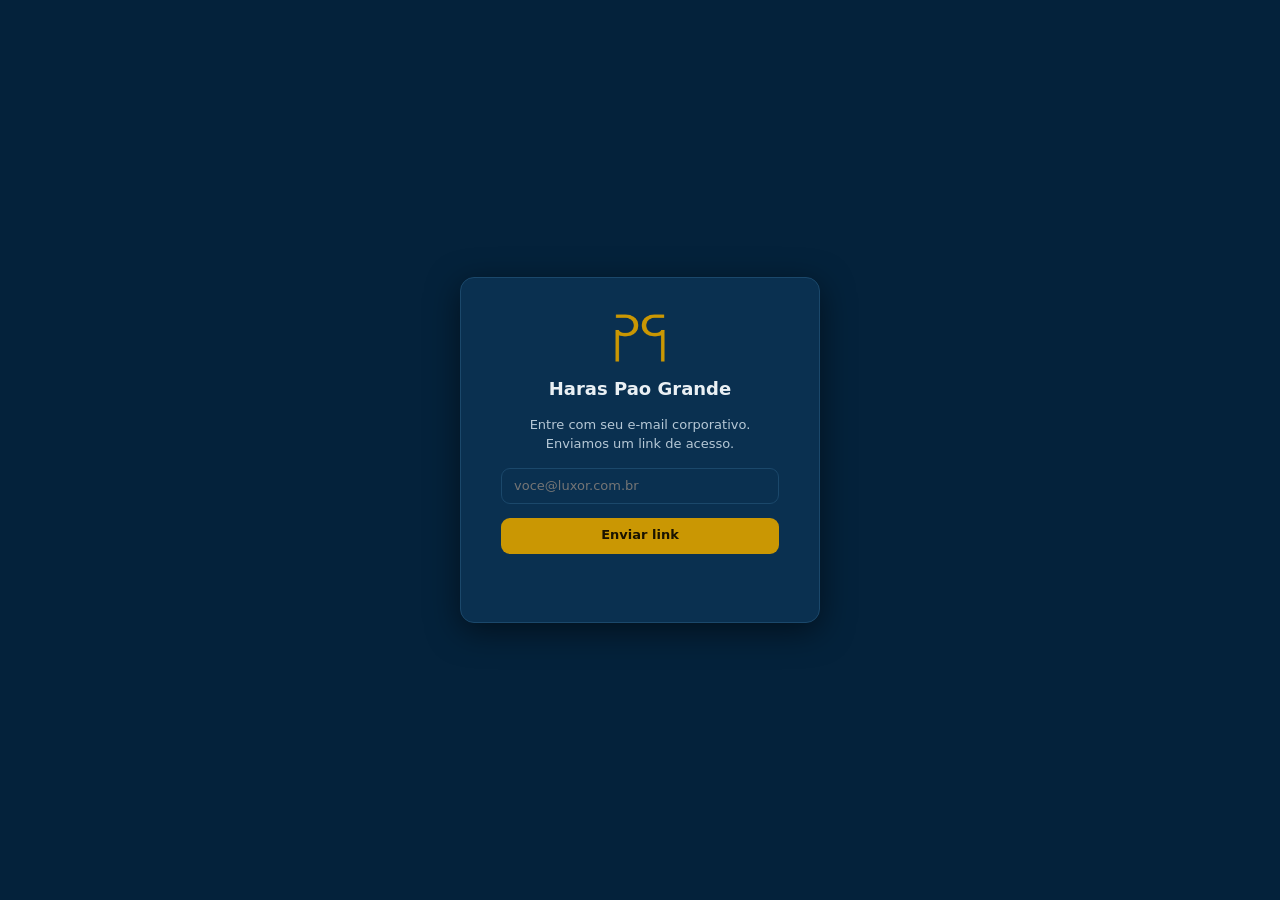
<file: index.html>
<!doctype html>
<html lang="pt-BR">
<head>
<meta charset="utf-8">
<meta name="viewport" content="width=device-width, initial-scale=1">
<title>Haras Pao Grande · Hub</title>
<link rel="icon" href="assets/pg-logo.png">
<link rel="stylesheet" href="assets/theme.css?v=202611131700">
</head>
<body>
<div class="app">
  <aside class="sidebar">
    <div class="brand">
      <img class="mark" src="assets/pg-logo.png" alt="Haras Pao Grande" height="34">
      <div class="txt"><span>HUB HPG</span></div>
      <button class="nav-close" id="navCloseBtn" aria-label="Fechar menu" type="button">
        <svg viewBox="0 0 24 24" width="18" height="18" fill="none" stroke="currentColor" stroke-width="1.8" stroke-linecap="round"><path d="M6 6l12 12M18 6L6 18"/></svg>
      </button>
    </div>
    <nav class="nav" id="nav"></nav>
    <div class="foot">
      Haras Pao Grande
    </div>
  </aside>
  <main class="main">
    <header class="topbar">
      <button class="collapse-btn" id="collapseBtn" title="Recolher menu" aria-label="Recolher menu">
        <svg viewBox="0 0 24 24" width="20" height="20" fill="none" stroke="currentColor" stroke-width="1.8" stroke-linecap="round"><path d="M4 6h16M4 12h16M4 18h16"/></svg>
      </button>
      <h1 id="pageTitle">Início</h1>
      <div class="spacer"></div>
      <span class="chip" id="userChip" hidden><span id="userName"></span> <span class="avatar" id="userAvatar"></span></span>
      <button class="chip chip-btn" id="signOut" type="button" hidden>Sair</button>
    </header>
    <div class="content" id="content"></div>
  </main>
</div>
<script src="assets/vendor/supabase.min.js"></script>
<script src="assets/config.js"></script>
<script src="assets/hubjob.js?v=202610091000"></script>
<script src="assets/app.js?v=202611181200"></script>
<!-- porteiro por ultimo: e ele quem chama hubBoot() depois da sessao -->
<script src="assets/auth.js?v=202610152000"></script>
</body>
</html>
</file>
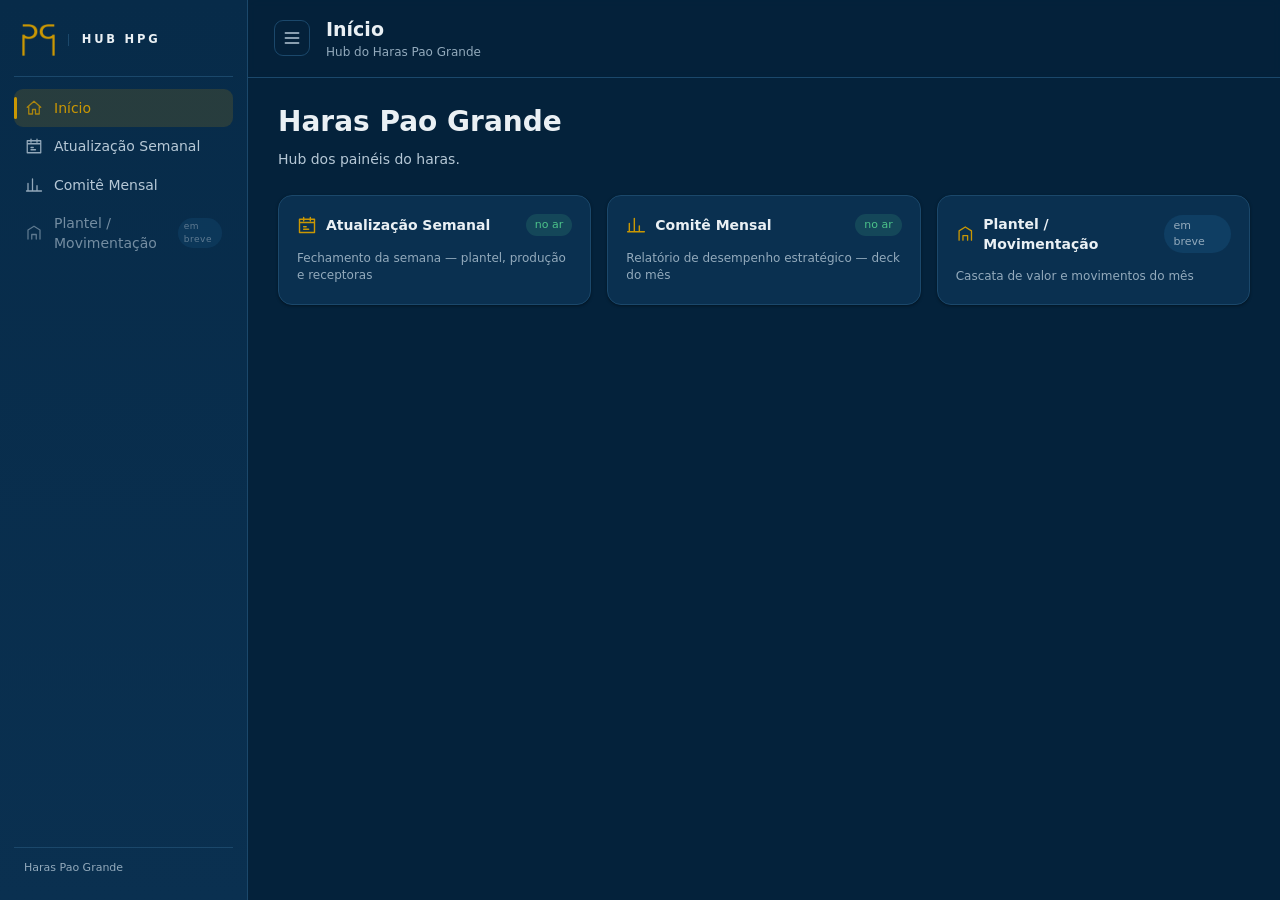
<file: hub/index.html>
<!doctype html>
<html lang="pt-BR">
<head>
<meta charset="utf-8">
<meta name="viewport" content="width=device-width, initial-scale=1">
<title>Haras Pao Grande · Hub</title>
<link rel="icon" href="assets/pg-logo.png">
<link rel="stylesheet" href="assets/theme.css">
</head>
<body>
<div class="app">
  <aside class="sidebar">
    <div class="brand">
      <img class="mark" src="assets/pg-logo.png" alt="Haras Pao Grande" height="34">
      <div class="txt"><span>HUB HPG</span></div>
    </div>
    <nav class="nav" id="nav"></nav>
    <div class="foot">
      Haras Pao Grande
    </div>
  </aside>
  <main class="main">
    <header class="topbar">
      <button class="collapse-btn" id="collapseBtn" title="Recolher menu" aria-label="Recolher menu">
        <svg viewBox="0 0 24 24" width="20" height="20" fill="none" stroke="currentColor" stroke-width="1.8" stroke-linecap="round"><path d="M4 6h16M4 12h16M4 18h16"/></svg>
      </button>
      <div>
        <h1 id="pageTitle">Início</h1>
        <div class="sub" id="pageSub"></div>
      </div>
      <div class="spacer"></div>
      <span class="chip" id="userChip" hidden><span id="userName"></span> <span class="avatar" id="userAvatar"></span></span>
      <button class="chip chip-btn" id="signOut" type="button" hidden>Sair</button>
    </header>
    <div class="content" id="content"></div>
  </main>
</div>
<script src="assets/config.js"></script>
<script src="assets/app.js"></script>
</body>
</html>
</file>
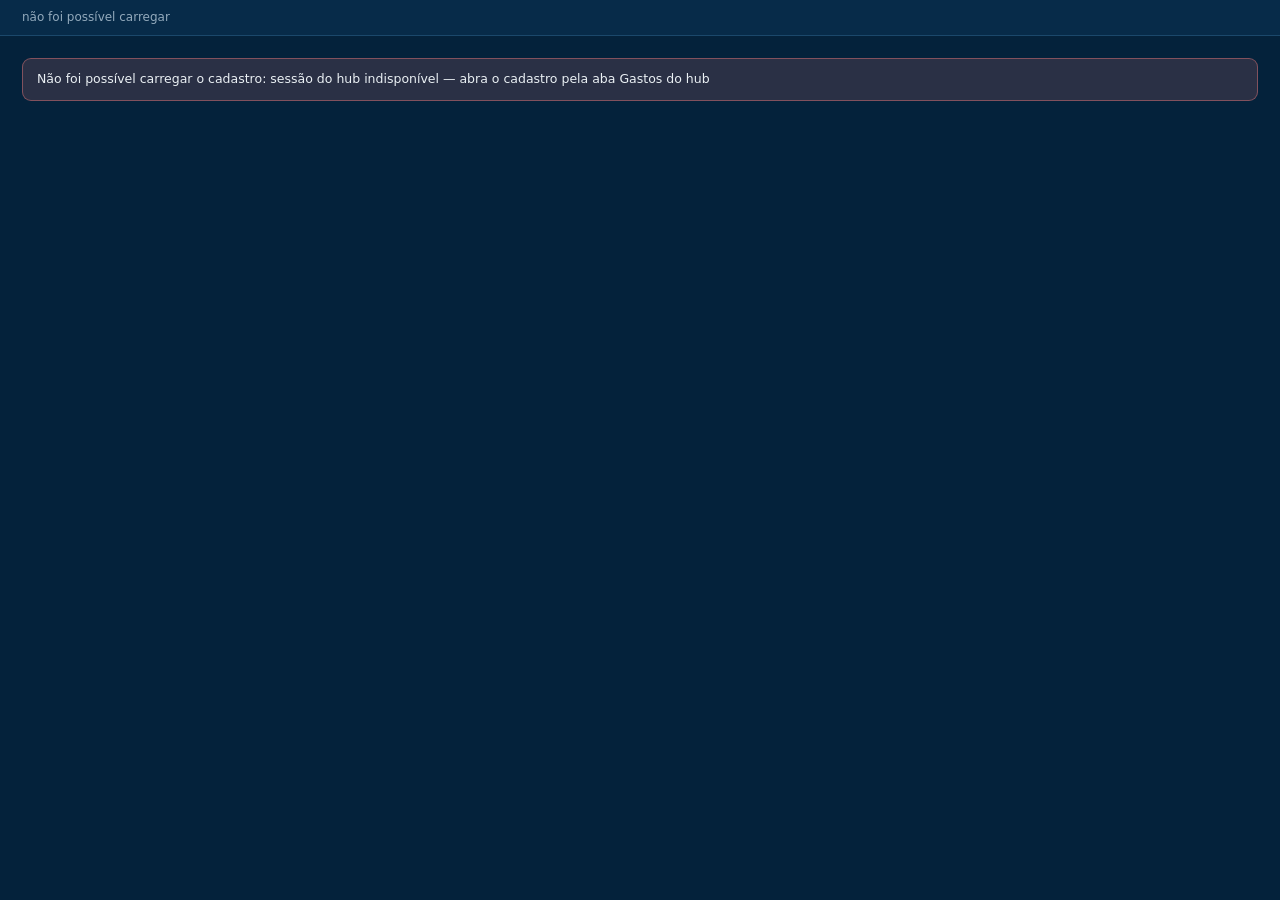
<file: naturezas.html>
<!doctype html>
<html lang="pt-BR">
<head>
<meta charset="utf-8">
<meta name="viewport" content="width=device-width, initial-scale=1">
<title>Naturezas — cadastro do painel de Gastos</title>
<link rel="icon" href="assets/pg-logo.png">
<link rel="stylesheet" href="assets/naturezas/naturezas.css?v=202610151200">
</head>
<body>
<!-- Cadastro de naturezas do painel de Gastos. Roda em iframe do hub (mesma origem): o
     cliente e a sessão do Supabase vêm de window.parent.HUB, e o que se grava vai para a
     tabela gastos_cadastro sob a policy do hub_gastos_editor (admin e gastos_editores). -->
<header class="topbar">
  <div class="topbar-inner">
    <div class="sub" id="pageSub">carregando…</div>
  </div>
</header>

<div class="content" id="content">
  <div class="empty"><div>Carregando o cadastro…</div></div>
</div>

<script src="assets/naturezas/nat_dados.js?v=202610161930"></script>
<script src="assets/naturezas/nat_fonte.js?v=202610162000"></script>
<script src="assets/naturezas/nat_cadastro.js?v=202610162000"></script>
<script>
'use strict';

function subtitulo(est) {
  var n = est.doc.naturezas.length, i = est.doc.ignoradas.length;
  return n + ' naturezas no Controle · ' + i + ' fora do escopo' +
    (est.pendentes ? ' · pendentes de ' + String(est.pendentes.gerado_em || '').slice(0, 10)
      .split('-').reverse().join('/') : '');
}

async function carregarTela() {
  var est = await NAT_FONTE.carregar();
  document.getElementById('pageSub').textContent = subtitulo(est);
  NAT_CADASTRO.abrir(document.getElementById('content'), est, {
    salvar: async function (cad) {
      var r = await NAT_FONTE.salvar(cad);
      document.getElementById('pageSub').textContent =
        subtitulo({ doc: r, pendentes: est.pendentes });
      return r;
    }
  });
}

(async function boot() {
  try {
    await carregarTela();
  } catch (e) {
    document.getElementById('pageSub').textContent = 'não foi possível carregar';
    var box = document.createElement('div');
    box.className = 'erro-box';
    box.textContent = 'Não foi possível carregar o cadastro: ' + e.message;
    var c = document.getElementById('content');
    c.innerHTML = '';
    c.appendChild(box);
  }
})();
</script>
</body>
</html>
</file>
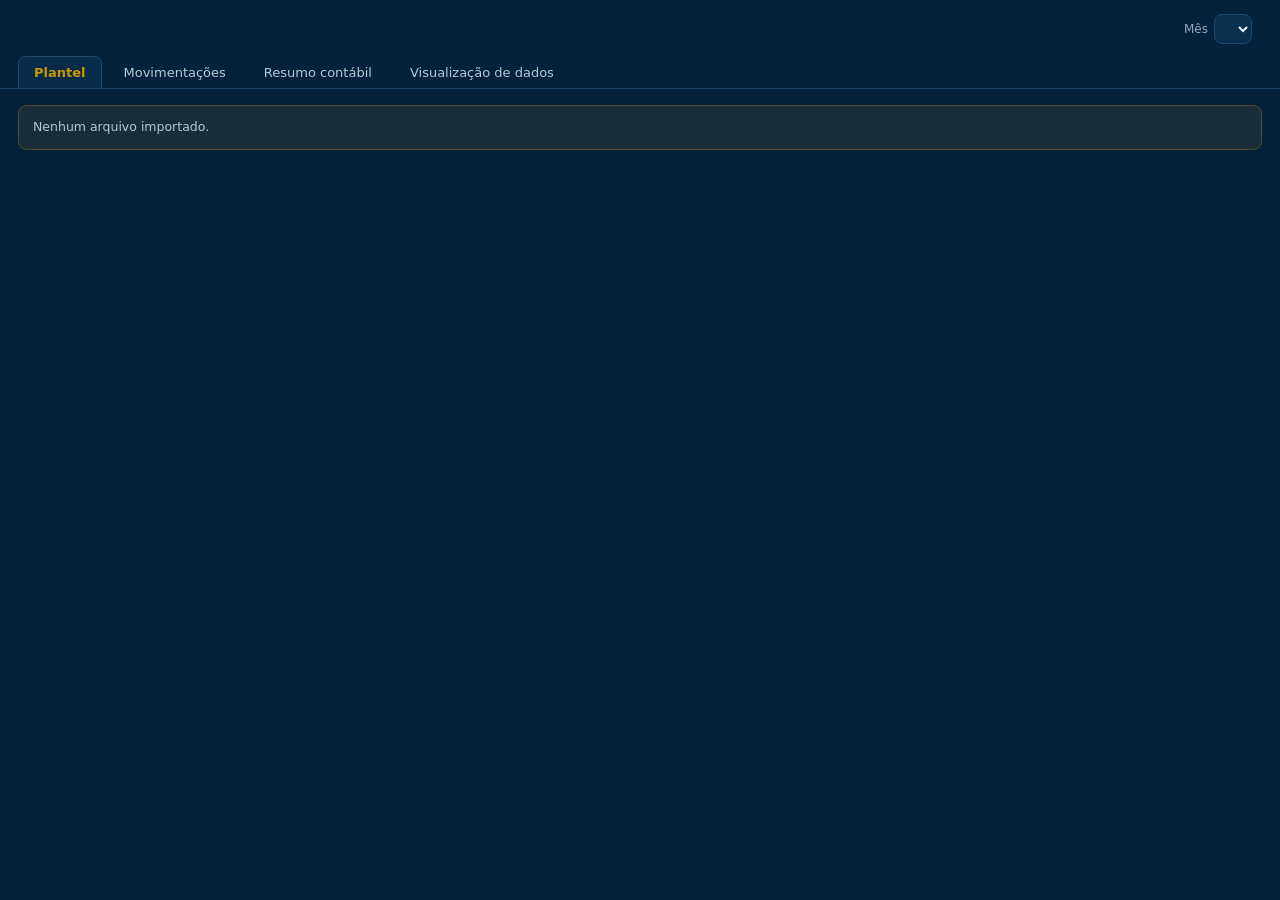
<file: plantel.html>
<!doctype html>
<html lang="pt-BR">
<head>
<meta charset="utf-8">
<meta name="viewport" content="width=device-width, initial-scale=1">
<title>Plantel Haras Pao Grande - Movimentação</title>
<link rel="icon" href="assets/pg-logo.png">
<link rel="stylesheet" href="assets/plantel/plantel.css?v=202611232000">
</head>
<body>
<div class="topo" id="topo"></div>
<div class="caixa-import" id="import" hidden></div>
<div class="abas" id="abas"></div>
<div id="painel"></div>
<!-- menu de filtro da coluna: fica fora de #painel porque o painel é
     redesenhado inteiro a cada marcação e levaria o menu junto -->
<div id="fpop" hidden></div>
<!-- o arquivo do haras é lido no navegador: nada de planilha do plantel virando
     arquivo no site. O que persiste vai pro Supabase (snapshot do mês e registro
     das movimentações), sob a policy da aba 'plantel'. -->
<script src="assets/vendor/xlsx.mini.min.js"></script>
<script src="assets/plantel/plantel.js?v=202611242230"></script>
</body>
</html>
</file>
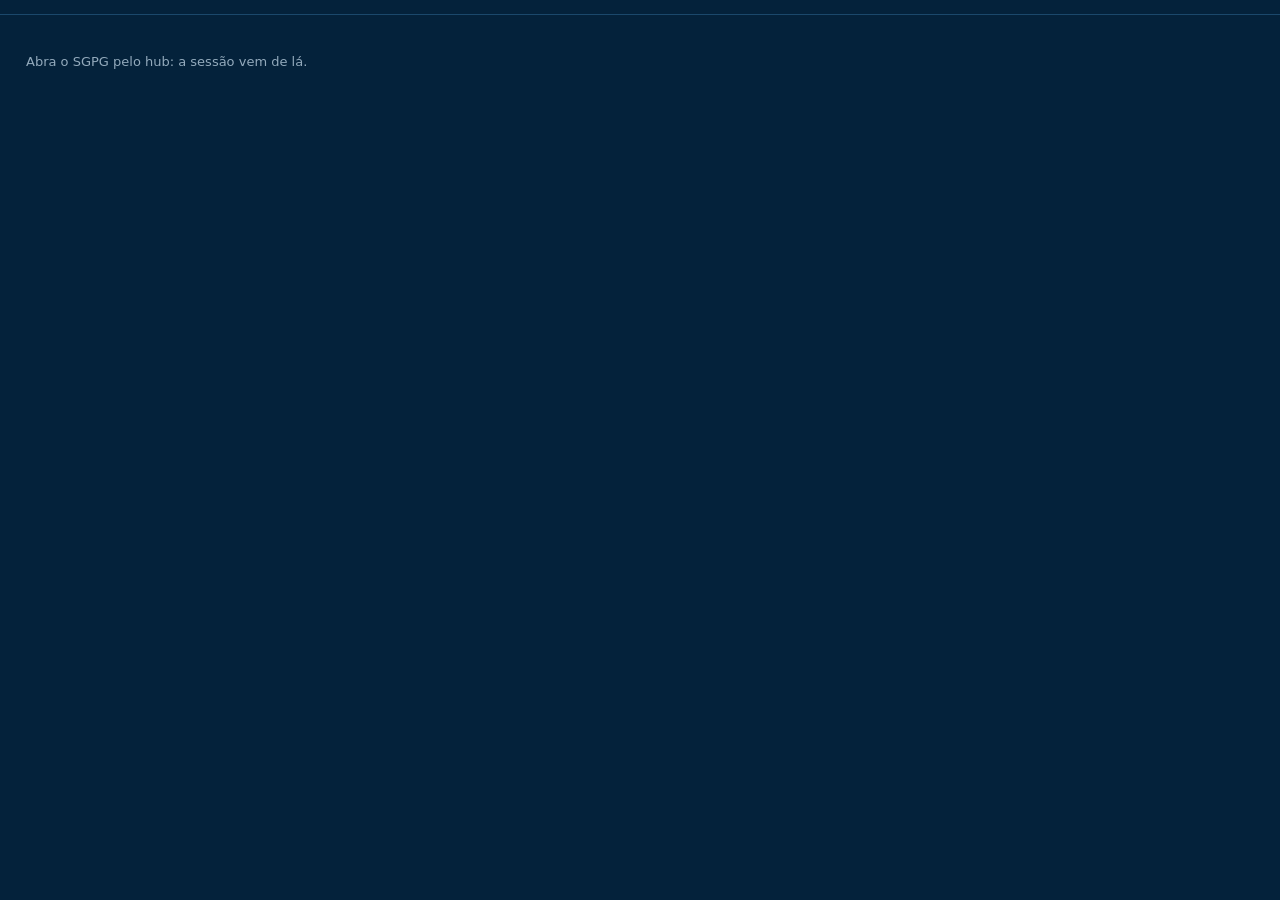
<file: sgpg.html>
<!doctype html>
<html lang="pt-BR">
<head>
<meta charset="utf-8">
<meta name="viewport" content="width=device-width, initial-scale=1">
<title>SGPG — Sistema de Gestão Pao Grande</title>
<link rel="icon" href="assets/pg-logo.png">
<link rel="stylesheet" href="assets/sgpg/sgpg.css?v=202611191500">
</head>
<body>
<!-- SGPG: o sistema da Pao Grande, módulo a módulo — cada módulo é uma aba. Roda em
     iframe do hub (mesma origem): a sessão do Supabase vem de window.parent.HUB, e o que
     se grava vai para as tabelas sgpg_* sob a policy da aba 'sgpg'. -->
<nav class="abas" id="abas" aria-label="Módulos do SGPG"></nav>
<main id="painel"></main>
<div class="tela" id="tela" role="dialog" aria-modal="true" aria-labelledby="tela-titulo" hidden></div>
<div id="listas" hidden></div>
<script src="assets/sgpg/sgpg.js?v=202611191500"></script>
<script src="assets/sgpg/hospedagens.js?v=202611191500"></script>
</body>
</html>
</file>
<file: assets/theme.css>
/* Hub HPG — tema Haras Pao Grande.
   Os tokens são os MESMOS do dashboard_semanal.html (navy #04223B + dourado
   #CA9703), pra casca e aba embutida não brigarem: o iframe do semanal herda
   a mesma paleta e a costura fica invisível. A estrutura (grid, cards, KPI,
   toolbar, multi-select) é a do LuxorP&CHub — só a paleta e a fonte mudam. */
:root{
  --bg:#04223B; --bg-2:#072B49;
  --surface:#0A3050; --surface-2:#0F3E63;
  --ink:#EAF0F4; --ink-2:#B6C8D6; --ink-3:#93AABC;
  --amber:#CA9703; --amber-deep:#A87D02; --amber-soft:rgba(202,151,3,.16);
  --teal:#7FA8C4; --teal-deep:#4E7FA0; --teal-soft:rgba(127,168,196,.16);
  --accent:var(--amber);
  --pos:#4CC38A; --neg:#F07A7A; --warn:#E0B341; --muted:#93AABC;
  --line:#1B486B; --line-strong:#2A5F87;
  --r:14px; --r-sm:9px;
  --ctl-h:36px;                 /* altura única dos controles da toolbar */
  /* Altura do cabeçalho, em um lugar só — e o .topbar a usa como `height`, não
     como soma de paddings. O iframe das abas embutidas ocupa
     `100vh - --topbar-h`, então enquanto a altura do cabeçalho fosse resultado
     do conteúdo os dois nunca fechavam: com padding de 16px o cabeçalho media
     69px (o item mais alto é o botão de menu, 36px, não o chip do usuário) e o
     .embed descontava 63px literais — 6px a mais que a tela, que é a barra de
     rolagem que não deveria existir. Definindo a altura, o desconto é exato. */
  --topbar-h:51px;
  --shadow-card:0 1px 3px rgba(0,0,0,.4);
  --shadow-hover:0 4px 14px rgba(0,0,0,.5);
  --font-sans:"Segoe UI",system-ui,-apple-system,Arial,sans-serif;
  --font-serif:"Segoe UI",system-ui,-apple-system,Georgia,serif;
  --sidebar-w:248px;
}
*{box-sizing:border-box}
/* .chip/.avatar declaram display, o que vence o `display:none` que o atributo
   [hidden] traz do UA. Sem isso o chip de usuário aparece vazio na demo offline. */
[hidden]{display:none !important}
html,body{margin:0;height:100%}
body{
  font-family:var(--font-sans);background:var(--bg);color:var(--ink);
  font-size:14px;line-height:1.45;-webkit-font-smoothing:antialiased;
}
a{color:inherit;text-decoration:none}
::-webkit-scrollbar{width:10px;height:10px}
::-webkit-scrollbar-thumb{background:var(--surface-2);border-radius:8px}
::-webkit-scrollbar-track{background:transparent}
::-webkit-scrollbar-corner{background:transparent}

/* ---- layout ---- */
.app{display:grid;grid-template-columns:var(--sidebar-w) 1fr;min-height:100vh}
.sidebar{
  background:linear-gradient(180deg,var(--bg-2),var(--surface));
  border-right:1px solid var(--line);padding:22px 14px;display:flex;flex-direction:column;gap:6px;
  position:sticky;top:0;height:100vh;overflow-y:auto;
}
.brand{display:flex;align-items:center;gap:13px;padding:2px 8px 20px;margin-bottom:6px;border-bottom:1px solid var(--line)}
/* o PNG é a marca recortada e transparente (hub/tools/build_logo.py) — a altura
   manda, a largura acompanha */
.brand .mark{flex:0 0 auto;width:auto;height:32px;display:block}
.brand .txt{display:flex;flex-direction:column;line-height:1;border-left:1px solid var(--line);padding-left:13px}
.brand .txt span{font-size:11.5px;letter-spacing:.24em;color:var(--ink);font-weight:600}
.nav-close{display:none;margin-left:auto;background:transparent;border:0;color:var(--ink-2);
  width:34px;height:34px;border-radius:8px;cursor:pointer;flex:0 0 auto}
.nav-close:hover{background:var(--surface-2);color:var(--ink)}
.nav a{
  display:flex;align-items:center;gap:11px;padding:9px 11px;border-radius:var(--r-sm);
  color:var(--ink-2);font-weight:500;transition:.13s;position:relative;
}
.nav a .ico{width:18px;height:18px;flex:0 0 auto;opacity:.8}
.nav a:hover{background:var(--surface-2);color:var(--ink)}
.nav a.active{background:var(--amber-soft);color:var(--amber)}
.nav a.active::before{content:"";position:absolute;left:0;top:8px;bottom:8px;width:3px;border-radius:3px;background:var(--amber)}
/* aba placeholder: existe na navegação pra sinalizar o que vem, sem fingir dado */
.nav a.locked{opacity:.62}
.nav a .badge{margin-left:auto;font-size:9px;letter-spacing:.06em;padding:2px 6px;border-radius:20px;background:var(--surface-2);color:var(--ink-3)}
.sidebar .foot{margin-top:auto;padding:12px 10px 2px;border-top:1px solid var(--line);font-size:11px;color:var(--ink-3)}
/* pastas do menu (app.js, MENU): cabeçalho que abre/fecha + abas recuadas */
.pasta-cab{display:flex;align-items:center;gap:11px;width:100%;padding:9px 11px;border:0;border-radius:var(--r-sm);
  background:transparent;color:var(--ink-2);font:inherit;font-weight:600;cursor:pointer;text-align:left;transition:.13s}
.pasta-cab:hover{background:var(--surface-2);color:var(--ink)}
.pasta-cab .ico{width:18px;height:18px;flex:0 0 auto;opacity:.8}
.pasta-cab .seta{width:14px;height:14px;flex:0 0 auto;margin-left:auto;opacity:.6;transition:transform .15s}
.pasta.aberta .pasta-cab .seta{transform:rotate(90deg)}
.pasta-itens{display:none;flex-direction:column;gap:2px;margin:2px 0 4px 18px;padding-left:8px;border-left:1px solid var(--line)}
.pasta.aberta .pasta-itens{display:flex}
.pasta:has(a.active) > .pasta-cab{color:var(--ink)}
.home-pasta{font-size:13px;letter-spacing:.14em;text-transform:uppercase;color:var(--ink-3);font-weight:600;margin:26px 0 12px}

/* ---- main ---- */
.main{display:flex;flex-direction:column;min-width:0}
.collapse-btn{background:transparent;border:1px solid var(--line);color:var(--ink-2);width:36px;height:36px;border-radius:9px;display:grid;place-items:center;cursor:pointer;transition:.13s;flex:0 0 auto}
.collapse-btn:hover{background:var(--surface-2);color:var(--ink);border-color:var(--line-strong)}
.app.collapsed{grid-template-columns:66px 1fr}
.app.collapsed .sidebar{padding:22px 8px}
.app.collapsed .brand{justify-content:center;padding:2px 0 20px}
.app.collapsed .brand .txt,.app.collapsed .nav a span,.app.collapsed .foot{display:none}
.app.collapsed .nav a{justify-content:center;padding:11px 0}
.app.collapsed .nav a.active::before{left:-8px}
/* recolhido: a pasta vira um traço e as abas dela aparecem sempre, só o ícone */
.app.collapsed .pasta-cab{display:none}
.app.collapsed .pasta{border-top:1px solid var(--line);margin-top:4px;padding-top:4px}
.app.collapsed .pasta-itens{display:flex;margin:0;padding:0;border:0}
/* mobile: sidebar vira DRAWER de verdade — some da tela por padrão (fora do
   grid, sem tomar espaço do conteúdo) e desliza por cima quando o botão de
   menu abre (JS em app.js: no desktop o mesmo #collapseBtn colapsa pra
   ícone, em mobile abre/fecha este drawer). */
@media(max-width:760px){
  .app{grid-template-columns:1fr}
  .sidebar{
    position:fixed;top:0;left:0;bottom:0;height:auto;width:min(80vw,290px);
    transform:translateX(-100%);transition:transform .22s ease;
    z-index:60;box-shadow:4px 0 32px rgba(0,0,0,.55);
  }
  .app.nav-open .sidebar{transform:translateX(0)}
  .nav-scrim{
    display:none;position:fixed;inset:0;background:rgba(0,0,0,.55);z-index:50;
    -webkit-tap-highlight-color:transparent;
  }
  .app.nav-open .nav-scrim{display:block}
  .nav a,.pasta-cab{padding:12px 12px;font-size:15px}  /* alvo de toque maior que no desktop */
  .collapse-btn{width:42px;height:42px}
  .nav-close{display:grid;place-items:center}
}
.topbar{
  display:flex;align-items:center;gap:16px;height:var(--topbar-h);padding:0 26px;border-bottom:1px solid var(--line);
  background:rgba(4,34,59,.75);-webkit-backdrop-filter:blur(6px);backdrop-filter:blur(6px);position:sticky;top:0;z-index:5;
}
.topbar h1{font-family:var(--font-serif);font-size:19px;margin:0;font-weight:600}
.topbar .spacer{flex:1}
.chip{display:flex;align-items:center;gap:8px;padding:6px 11px;border:1px solid var(--line);border-radius:20px;font-size:12px;color:var(--ink-2)}
.avatar{width:28px;height:28px;border-radius:50%;background:var(--amber);color:#1a1300;display:grid;place-items:center;font-weight:700;font-size:12px}
/* Sair é <button>: sem regra própria ele herdava só a cor clara do .chip sobre o
   fundo padrão de botão do navegador, que também é claro — texto invisível — e sem
   cursor de mão parecia decoração. Fundo e cor vêm dos tokens; o hover puxa para o
   vermelho de saída, que é o que a ação faz. */
.chip-btn{background:transparent;color:var(--ink);font-family:inherit;cursor:pointer;
  transition:.13s;-webkit-appearance:none;appearance:none}
.chip-btn:hover{background:var(--surface-2);border-color:var(--neg);color:var(--neg)}
.chip-btn:focus-visible{outline:2px solid var(--amber);outline-offset:2px}
.content{padding:18px 30px 48px;width:100%}
.content.flush{padding:0}

/* ---- controls ---- */
.toolbar{display:flex;flex-wrap:wrap;gap:12px;align-items:flex-end;margin-bottom:20px}
.field{display:flex;flex-direction:column;gap:4px}
.field label{font-size:10px;letter-spacing:.12em;text-transform:uppercase;color:var(--ink-3);line-height:1.4}
select,input:not([type=checkbox]):not([type=radio]),.seg{
  background:var(--surface);border:1px solid var(--line);color:var(--ink);
  padding:0 12px;border-radius:var(--r-sm);font:inherit;font-size:13px;outline:none;
  height:var(--ctl-h);box-sizing:border-box;
}
select:focus,input:focus{border-color:var(--amber)}
option{background:var(--surface);color:var(--ink)}
.seg{display:inline-flex;align-items:center;padding:3px;gap:3px}
.seg button{background:transparent;border:0;color:var(--ink-2);padding:0 13px;height:calc(var(--ctl-h) - 8px);border-radius:6px;cursor:pointer;font:inherit;font-size:12px;white-space:nowrap}
.seg button.on{background:var(--amber);color:#1a1300;font-weight:600}
.btn-ghost{background:transparent;border:1px solid var(--line);color:var(--ink-2);
  height:var(--ctl-h);box-sizing:border-box;padding:0 14px;border-radius:var(--r-sm);
  font:inherit;font-size:13px;cursor:pointer}
.btn-ghost:hover:not(:disabled){border-color:var(--amber);color:var(--amber)}
.btn-ghost:disabled{opacity:.4;cursor:default}

/* ---- cards / grid ---- */
.grid{display:grid;gap:16px}
.g-6{grid-template-columns:repeat(6,1fr)}
.g-5{grid-template-columns:repeat(5,1fr)}
.g-4{grid-template-columns:repeat(4,1fr)}
.g-3{grid-template-columns:repeat(3,1fr)}
.g-2{grid-template-columns:repeat(2,1fr)}
@media(max-width:1300px){.g-6,.g-5{grid-template-columns:repeat(3,1fr)}}
@media(max-width:1100px){.g-4{grid-template-columns:repeat(2,1fr)}.g-3{grid-template-columns:repeat(2,1fr)}.g-2{grid-template-columns:1fr}}
/* auto-fit/minmax em vez de número fixo de colunas: cada card pede um mínimo
   de 150px e o navegador encaixa quantos couberem, sozinho. Um corte rígido
   de pixel (ex: 420px) faz aparelhos de largura bem próxima (Galaxy S20 Ultra
   412px vs iPhone 15 Pro Max 430px) caírem em lados opostos do corte e
   mostrarem layouts bem diferentes pra telas quase idênticas — achado em
   31/08/2026 no LuxorP&CHub, mesmo bug aqui por ser a mesma estrutura. */
@media(max-width:760px){
  .g-6,.g-5,.g-4,.g-3,.g-2{grid-template-columns:repeat(auto-fit,minmax(150px,1fr))}
  .topbar{gap:10px;padding:0 16px}
  :root{--topbar-h:53px}   /* o botão de menu é 42px em mobile */
  .topbar h1{font-size:17px}
  .content{padding:16px 16px 36px}
  .hero{margin-bottom:18px}
  .hero h1{font-size:22px}
  .card{padding:14px}
  .chart{height:260px}
  .chart.tall{height:300px}
  .toolbar{gap:10px}
}
.card{
  background:var(--surface);border:1px solid var(--line);border-radius:var(--r);
  box-shadow:var(--shadow-card);padding:18px;transition:.15s;
}
.card.hover:hover{box-shadow:var(--shadow-hover);transform:translateY(-2px);border-color:var(--line-strong);cursor:pointer}
.card h3{margin:0 0 2px;font-size:14px;font-weight:600}
.card .desc{color:var(--ink-3);font-size:12px}
.card-title{display:flex;align-items:center;gap:9px;margin-bottom:14px}
.card-title h2{font-family:var(--font-serif);font-size:15px;margin:0;font-weight:600}
.card-title .muted{margin-left:auto;text-align:right}

/* KPI */
.card.kpi{padding:13px 16px}
.kpi .label{font-size:10.5px;letter-spacing:.1em;text-transform:uppercase;color:var(--ink-3);margin-bottom:5px}
.kpi .val{font-family:var(--font-serif);font-size:21px;font-weight:600;line-height:1.15}
.kpi .delta{font-size:11.5px;margin-top:3px}
.measure{font-size:12.5px;color:var(--ink-2);padding:2px 2px 12px;min-height:18px}
.measure b{color:var(--ink)}
.pos{color:var(--pos)} .neg{color:var(--neg)}

/* table */
.tbl-wrap{overflow:auto;border-radius:var(--r-sm)}
table.data{width:100%;border-collapse:collapse;font-size:13px;font-variant-numeric:tabular-nums}
table.data th{
  text-align:right;padding:10px 14px;background:var(--bg-2);color:var(--ink-2);
  font-weight:600;font-size:11px;letter-spacing:.05em;text-transform:uppercase;position:sticky;top:0;z-index:1;
  white-space:nowrap;cursor:pointer;-webkit-user-select:none;user-select:none;
}
table.data th:first-child,table.data td:first-child{text-align:left}
table.data th .sort{color:var(--amber);margin-left:4px;font-size:10px}
table.data td{padding:9px 14px;border-top:1px solid var(--line);color:var(--ink);text-align:right;white-space:nowrap}
table.data tbody tr:hover td{background:rgba(255,255,255,.04)}

.chart{width:100%;height:340px}
.chart.tall{height:420px}
.embed{width:100%;height:calc(100vh - var(--topbar-h));height:calc(100dvh - var(--topbar-h));border:0;background:var(--bg);display:block}
/* table.data em mobile: sem isto, coluna igual pra todas espremia número até
   virar "5,..." ilegível, mesmo com .tbl-wrap tendo overflow:auto (nada
   excedia a largura pra rolar, porque a tabela obedecia o container). Solta a
   largura (max-content) pra crescer pelo conteúdo real e o scroll valer. */
@media(max-width:760px){
  table.data{width:max-content !important;min-width:100% !important}
  table.data th,table.data td{white-space:nowrap !important}
}
/* Semanal e comitê são casos diferentes: o comitê é slide 16:9, quer a tela
   toda e rola por dentro (apresentação). O semanal é documento — altura fixa
   fazia ele rolar por dentro E a página do hub rolar por fora ao mesmo tempo,
   duas barras pro mesmo conteúdo. .auto-h troca por altura que acompanha o
   conteúdo (JS em app.js mede e ajusta); só a página de fora rola. */
.embed.auto-h{height:var(--embed-h, calc(100vh - var(--topbar-h)));min-height:calc(100vh - var(--topbar-h))}

/* home */
.hero{margin-bottom:26px}
.hero h1{font-family:var(--font-serif);font-size:28px;margin:0 0 6px}
.hero p{color:var(--ink-2);margin:0;max-width:660px}

.hint,.muted{color:var(--ink-3);font-size:12px}
code{background:var(--surface-2);padding:1px 6px;border-radius:5px;font-size:12px;color:var(--amber)}
.pill{display:inline-flex;align-items:center;gap:6px;font-size:11px;padding:3px 9px;border-radius:20px}
.pill.soon{background:var(--surface-2);color:var(--ink-3)}
.empty{display:grid;place-items:center;text-align:center;padding:70px 20px;color:var(--ink-3)}
.empty .big{font-size:44px;margin-bottom:12px;opacity:.5}
.banner{background:var(--amber-soft);border:1px solid rgba(202,151,3,.35);color:var(--ink);padding:11px 15px;border-radius:var(--r-sm);font-size:12.5px;margin-bottom:20px;display:flex;gap:10px;align-items:center}

/* ---- auth gate (overlay de login) ---- */
/* O hub só aparece depois que o porteiro (auth.js) chama hubBoot() e
   adiciona .hub-ready ao body. Antes disso, mostrar o shell vazio atrás do
   gate confunde — parece quebrado em vez de "ainda não logou". */
body:not(.hub-ready) .app{visibility:hidden}

#hub-gate{
  display:none;                           /* auth.js seta flex quando necessário */
  position:fixed;inset:0;z-index:900;
  align-items:center;justify-content:center;
  background:var(--bg);
}
.gate-box{
  display:flex;flex-direction:column;align-items:center;gap:14px;
  background:var(--surface);border:1px solid var(--line);border-radius:var(--r);
  padding:36px 40px;width:360px;max-width:90vw;box-shadow:0 8px 32px rgba(0,0,0,.5);
  text-align:center;
}
.gate-box img{height:48px;width:auto}
.gate-box h2{font-family:var(--font-serif);font-size:18px;margin:0;font-weight:600}
.gate-box p{color:var(--ink-2);font-size:13px;margin:0}
.gate-box input{
  width:100%;background:var(--bg);border:1px solid var(--line);color:var(--ink);
  padding:0 14px;height:var(--ctl-h);border-radius:var(--r-sm);font:inherit;font-size:13px;
  outline:none;box-sizing:border-box;
}
.gate-box input:focus{border-color:var(--amber)}
.gate-box button{
  width:100%;height:var(--ctl-h);border:0;border-radius:var(--r-sm);
  background:var(--amber);color:#1a1300;font:inherit;font-size:13px;font-weight:600;
  cursor:pointer;transition:.13s;
}
.gate-box button:hover{background:var(--amber-deep)}
#gate-msg{font-size:12px;color:var(--ink-3);min-height:18px}

/* ---- barra "Atualizar dados" (assets/hubjob.js) ----
   Vive acima do painel embutido, não dentro dele: o iframe é gerado pelo
   pipeline e não conhece o hub. */
.hj-topo{display:flex;padding:10px 0 14px}
.hj-barra{display:flex;align-items:center;gap:12px;flex-wrap:wrap}
.hj-btn{background:var(--amber,#CA9703);color:#1a1300;border:0;border-radius:8px;
  padding:8px 14px;font-size:13px;font-weight:600;cursor:pointer}
.hj-btn:hover:not(:disabled){filter:brightness(1.08)}
.hj-btn:disabled{opacity:.45;cursor:default}
.hj-estado{font-size:12.5px;color:var(--mut,#93AABC)}
.hj-estado.espera{color:var(--amber,#CA9703)}
.hj-estado.ok{color:var(--pos,#4CC38A)}
.hj-estado.erro{color:var(--neg,#F07A7A)}
.hj-log{background:none;border:1px solid var(--line,#1B486B);color:var(--mut,#93AABC);
  border-radius:7px;padding:5px 10px;font-size:12px;cursor:pointer}
.hj-log:hover{color:var(--ink,#EAF0F4);border-color:var(--amber,#CA9703)}

/* ---- aba Gastos: "Editar cadastro de naturezas" / "Voltar ao painel" ----
   Mesma faixa da barra do semanal (.hj-topo), botão secundário: no Controle de Pagamentos
   do P&C o "Editar cadastro" também não é o botão de destaque — o destaque é de ação que
   muda dado, e este só troca de tela. */
.gc-topo{align-items:center;gap:14px;flex-wrap:wrap;padding:10px 16px 12px}
.gc-btn{background:transparent;border:1px solid var(--line-strong,#2A5F87);color:var(--ink-2,#B6C8D6);
  border-radius:8px;padding:7px 14px;font:inherit;font-size:13px;cursor:pointer;white-space:nowrap}
.gc-btn:hover{border-color:var(--amber,#CA9703);color:var(--ink,#EAF0F4)}
.gc-dica{font-size:12.5px;color:var(--ink-3,#93AABC)}
/* o formulário rola por dentro: a altura desconta a faixa acima dele, senão a página
   inteira ganharia uma segunda barra de rolagem de ~58px */
.gc-topo + .embed:not(.auto-h){height:calc(100vh - var(--topbar-h) - 58px);
  height:calc(100dvh - var(--topbar-h) - 58px)}
</file>
<file: hub/assets/theme.css>
/* Hub HPG — tema Haras Pao Grande.
   Os tokens são os MESMOS do dashboard_semanal.html (navy #04223B + dourado
   #CA9703), pra casca e aba embutida não brigarem: o iframe do semanal herda
   a mesma paleta e a costura fica invisível. A estrutura (grid, cards, KPI,
   toolbar, multi-select) é a do LuxorP&CHub — só a paleta e a fonte mudam. */
:root{
  --bg:#04223B; --bg-2:#072B49;
  --surface:#0A3050; --surface-2:#0F3E63;
  --ink:#EAF0F4; --ink-2:#B6C8D6; --ink-3:#93AABC;
  --amber:#CA9703; --amber-deep:#A87D02; --amber-soft:rgba(202,151,3,.16);
  --teal:#7FA8C4; --teal-deep:#4E7FA0; --teal-soft:rgba(127,168,196,.16);
  --accent:var(--amber);
  --pos:#4CC38A; --neg:#F07A7A; --warn:#E0B341; --muted:#93AABC;
  --line:#1B486B; --line-strong:#2A5F87;
  --r:14px; --r-sm:9px;
  --ctl-h:36px;                 /* altura única dos controles da toolbar */
  --shadow-card:0 1px 3px rgba(0,0,0,.4);
  --shadow-hover:0 4px 14px rgba(0,0,0,.5);
  --font-sans:"Segoe UI",system-ui,-apple-system,Arial,sans-serif;
  --font-serif:"Segoe UI",system-ui,-apple-system,Georgia,serif;
  --sidebar-w:248px;
}
*{box-sizing:border-box}
/* .chip/.avatar declaram display, o que vence o `display:none` que o atributo
   [hidden] traz do UA. Sem isso o chip de usuário aparece vazio na demo offline. */
[hidden]{display:none !important}
html,body{margin:0;height:100%}
body{
  font-family:var(--font-sans);background:var(--bg);color:var(--ink);
  font-size:14px;line-height:1.45;-webkit-font-smoothing:antialiased;
}
a{color:inherit;text-decoration:none}
::-webkit-scrollbar{width:10px;height:10px}
::-webkit-scrollbar-thumb{background:var(--surface-2);border-radius:8px}
::-webkit-scrollbar-track{background:transparent}
::-webkit-scrollbar-corner{background:transparent}

/* ---- layout ---- */
.app{display:grid;grid-template-columns:var(--sidebar-w) 1fr;min-height:100vh}
.sidebar{
  background:linear-gradient(180deg,var(--bg-2),var(--surface));
  border-right:1px solid var(--line);padding:22px 14px;display:flex;flex-direction:column;gap:6px;
  position:sticky;top:0;height:100vh;overflow-y:auto;
}
.brand{display:flex;align-items:center;gap:13px;padding:2px 8px 20px;margin-bottom:6px;border-bottom:1px solid var(--line)}
/* o PNG é a marca recortada e transparente (hub/tools/build_logo.py) — a altura
   manda, a largura acompanha */
.brand .mark{flex:0 0 auto;width:auto;height:32px;display:block}
.brand .txt{display:flex;flex-direction:column;line-height:1;border-left:1px solid var(--line);padding-left:13px}
.brand .txt span{font-size:11.5px;letter-spacing:.24em;color:var(--ink);font-weight:600}
.nav a{
  display:flex;align-items:center;gap:11px;padding:9px 11px;border-radius:var(--r-sm);
  color:var(--ink-2);font-weight:500;transition:.13s;position:relative;
}
.nav a .ico{width:18px;height:18px;flex:0 0 auto;opacity:.8}
.nav a:hover{background:var(--surface-2);color:var(--ink)}
.nav a.active{background:var(--amber-soft);color:var(--amber)}
.nav a.active::before{content:"";position:absolute;left:0;top:8px;bottom:8px;width:3px;border-radius:3px;background:var(--amber)}
/* aba placeholder: existe na navegação pra sinalizar o que vem, sem fingir dado */
.nav a.locked{opacity:.62}
.nav a .badge{margin-left:auto;font-size:9px;letter-spacing:.06em;padding:2px 6px;border-radius:20px;background:var(--surface-2);color:var(--ink-3)}
.sidebar .foot{margin-top:auto;padding:12px 10px 2px;border-top:1px solid var(--line);font-size:11px;color:var(--ink-3)}

/* ---- main ---- */
.main{display:flex;flex-direction:column;min-width:0}
.collapse-btn{background:transparent;border:1px solid var(--line);color:var(--ink-2);width:36px;height:36px;border-radius:9px;display:grid;place-items:center;cursor:pointer;transition:.13s;flex:0 0 auto}
.collapse-btn:hover{background:var(--surface-2);color:var(--ink);border-color:var(--line-strong)}
.app.collapsed{grid-template-columns:66px 1fr}
.app.collapsed .sidebar{padding:22px 8px}
.app.collapsed .brand{justify-content:center;padding:2px 0 20px}
.app.collapsed .brand .txt,.app.collapsed .nav a span,.app.collapsed .foot{display:none}
.app.collapsed .nav a{justify-content:center;padding:11px 0}
.app.collapsed .nav a.active::before{left:-8px}
.topbar{
  display:flex;align-items:center;gap:16px;padding:16px 26px;border-bottom:1px solid var(--line);
  background:rgba(4,34,59,.75);-webkit-backdrop-filter:blur(6px);backdrop-filter:blur(6px);position:sticky;top:0;z-index:5;
}
.topbar h1{font-family:var(--font-serif);font-size:19px;margin:0;font-weight:600}
.topbar .sub{color:var(--ink-3);font-size:12px}
.topbar .spacer{flex:1}
.chip{display:flex;align-items:center;gap:8px;padding:6px 11px;border:1px solid var(--line);border-radius:20px;font-size:12px;color:var(--ink-2)}
.avatar{width:28px;height:28px;border-radius:50%;background:var(--amber);color:#1a1300;display:grid;place-items:center;font-weight:700;font-size:12px}
.content{padding:24px 30px 48px;width:100%}
.content.flush{padding:0}

/* ---- controls ---- */
.toolbar{display:flex;flex-wrap:wrap;gap:12px;align-items:flex-end;margin-bottom:20px}
.field{display:flex;flex-direction:column;gap:4px}
.field label{font-size:10px;letter-spacing:.12em;text-transform:uppercase;color:var(--ink-3);line-height:1.4}
select,input:not([type=checkbox]):not([type=radio]),.seg{
  background:var(--surface);border:1px solid var(--line);color:var(--ink);
  padding:0 12px;border-radius:var(--r-sm);font:inherit;font-size:13px;outline:none;
  height:var(--ctl-h);box-sizing:border-box;
}
select:focus,input:focus{border-color:var(--amber)}
option{background:var(--surface);color:var(--ink)}
.seg{display:inline-flex;align-items:center;padding:3px;gap:3px}
.seg button{background:transparent;border:0;color:var(--ink-2);padding:0 13px;height:calc(var(--ctl-h) - 8px);border-radius:6px;cursor:pointer;font:inherit;font-size:12px;white-space:nowrap}
.seg button.on{background:var(--amber);color:#1a1300;font-weight:600}
.btn-ghost{background:transparent;border:1px solid var(--line);color:var(--ink-2);
  height:var(--ctl-h);box-sizing:border-box;padding:0 14px;border-radius:var(--r-sm);
  font:inherit;font-size:13px;cursor:pointer}
.btn-ghost:hover:not(:disabled){border-color:var(--amber);color:var(--amber)}
.btn-ghost:disabled{opacity:.4;cursor:default}

/* ---- cards / grid ---- */
.grid{display:grid;gap:16px}
.g-6{grid-template-columns:repeat(6,1fr)}
.g-5{grid-template-columns:repeat(5,1fr)}
.g-4{grid-template-columns:repeat(4,1fr)}
.g-3{grid-template-columns:repeat(3,1fr)}
.g-2{grid-template-columns:repeat(2,1fr)}
@media(max-width:1300px){.g-6,.g-5{grid-template-columns:repeat(3,1fr)}}
@media(max-width:1100px){.g-4{grid-template-columns:repeat(2,1fr)}.g-3{grid-template-columns:repeat(2,1fr)}.g-2{grid-template-columns:1fr}}
@media(max-width:760px){.g-6,.g-5,.g-4,.g-3,.g-2{grid-template-columns:repeat(2,1fr)}}
.card{
  background:var(--surface);border:1px solid var(--line);border-radius:var(--r);
  box-shadow:var(--shadow-card);padding:18px;transition:.15s;
}
.card.hover:hover{box-shadow:var(--shadow-hover);transform:translateY(-2px);border-color:var(--line-strong);cursor:pointer}
.card h3{margin:0 0 2px;font-size:14px;font-weight:600}
.card .desc{color:var(--ink-3);font-size:12px}
.card-title{display:flex;align-items:center;gap:9px;margin-bottom:14px}
.card-title h2{font-family:var(--font-serif);font-size:15px;margin:0;font-weight:600}
.card-title .muted{margin-left:auto;text-align:right}

/* KPI */
.card.kpi{padding:13px 16px}
.kpi .label{font-size:10.5px;letter-spacing:.1em;text-transform:uppercase;color:var(--ink-3);margin-bottom:5px}
.kpi .val{font-family:var(--font-serif);font-size:21px;font-weight:600;line-height:1.15}
.kpi .delta{font-size:11.5px;margin-top:3px}
.measure{font-size:12.5px;color:var(--ink-2);padding:2px 2px 12px;min-height:18px}
.measure b{color:var(--ink)}
.pos{color:var(--pos)} .neg{color:var(--neg)}

/* table */
.tbl-wrap{overflow:auto;border-radius:var(--r-sm)}
table.data{width:100%;border-collapse:collapse;font-size:13px;font-variant-numeric:tabular-nums}
table.data th{
  text-align:right;padding:10px 14px;background:var(--bg-2);color:var(--ink-2);
  font-weight:600;font-size:11px;letter-spacing:.05em;text-transform:uppercase;position:sticky;top:0;z-index:1;
  white-space:nowrap;cursor:pointer;-webkit-user-select:none;user-select:none;
}
table.data th:first-child,table.data td:first-child{text-align:left}
table.data th .sort{color:var(--amber);margin-left:4px;font-size:10px}
table.data td{padding:9px 14px;border-top:1px solid var(--line);color:var(--ink);text-align:right;white-space:nowrap}
table.data tbody tr:hover td{background:rgba(255,255,255,.04)}

.chart{width:100%;height:340px}
.chart.tall{height:420px}
.embed{width:100%;height:calc(100vh - 63px);border:0;background:var(--bg);display:block}

/* home */
.hero{margin-bottom:26px}
.hero h1{font-family:var(--font-serif);font-size:28px;margin:0 0 6px}
.hero p{color:var(--ink-2);margin:0;max-width:660px}

.hint,.muted{color:var(--ink-3);font-size:12px}
code{background:var(--surface-2);padding:1px 6px;border-radius:5px;font-size:12px;color:var(--amber)}
.pill{display:inline-flex;align-items:center;gap:6px;font-size:11px;padding:3px 9px;border-radius:20px}
.pill.live{background:rgba(76,195,138,.16);color:var(--pos)}
.pill.soon{background:var(--surface-2);color:var(--ink-3)}
.empty{display:grid;place-items:center;text-align:center;padding:70px 20px;color:var(--ink-3)}
.empty .big{font-size:44px;margin-bottom:12px;opacity:.5}
.banner{background:var(--amber-soft);border:1px solid rgba(202,151,3,.35);color:var(--ink);padding:11px 15px;border-radius:var(--r-sm);font-size:12.5px;margin-bottom:20px;display:flex;gap:10px;align-items:center}
</file>
<file: assets/naturezas/naturezas.css>
/* Aba Naturezas do Hub HPG — cadastro do painel de Gastos. Roda em iframe do hub (mesma
   origem). Mesma paleta do hub, do SGPG e da aba Plantel: é o mesmo produto. */
/* ============================================================
   Tokens da identidade Luxor P&C.
   Declarados aqui (não importados do hub) para o painel ser
   autocontido: abre por file://, sem servidor e sem dependência.
   Fonte: mesma pilha do hub — usa Fakt Pro se instalada, senão
   degrada para a de sistema. Nenhum binário copiado.
   ============================================================ */
:root{
  --bg:#04223B; --bg-2:#072B49;
  --surface:#0A3050; --surface-2:#0F3E63;
  --ink:#EAF0F4; --ink-2:#B6C8D6; --ink-3:#93AABC;
  --amber:#CA9703; --amber-deep:#A87D02; --amber-soft:rgba(202,151,3,.16);
  --teal:#7FA8C4; --teal-light:#9CC0D6;
  --pos:#4CC38A; --neg:#F07A7A; --warn:#E0B341;
  --line:#1B486B; --line-strong:#2A5F87;
  --r:14px; --r-sm:9px; --ctl-h:36px;
  /* Sem teto a linha da tabela fica longa demais em monitor grande; com teto E
     centralização, a tela grande sobra em margem, não em conteúdo colado num canto. */
  --largura-max:1800px;
  --gutter:22px;
  --shadow-card:0 1px 3px rgba(0,0,0,.4);
  --font-sans:"Segoe UI",system-ui,-apple-system,Arial,sans-serif;
  --font-serif:"Segoe UI",system-ui,-apple-system,Georgia,serif;
  --neg-soft:rgba(240,122,122,.16);
  --warn-soft:rgba(224,179,65,.16);
}
[hidden]{display:none !important}
*{box-sizing:border-box}
html,body{margin:0}
body{
  font-family:var(--font-sans);background:var(--bg);color:var(--ink);
  font-size:14px;line-height:1.45;-webkit-font-smoothing:antialiased;
}
::-webkit-scrollbar{width:10px;height:10px}
::-webkit-scrollbar-thumb{background:var(--surface-2);border-radius:8px}
::-webkit-scrollbar-track{background:transparent}

/* ---- topbar ---- */
.topbar{
  border-bottom:1px solid var(--line);background:var(--bg-2);
  position:sticky;top:0;z-index:5;
}
/* A barra estica de ponta a ponta (o fundo e a borda devem cortar a tela
   inteira), mas o conteúdo dela segue o mesmo eixo do .content — senão em
   monitor grande o título fica na borda e os cards centralizados. */
/* Faixa fina: sobrou só a linha de contexto, já que marca e título vêm do hub.
   Continua sticky de propósito — a tabela é longa, e saber de que mês é a lista
   importa depois de rolar cem fornecedores. */
.topbar-inner{
  display:flex;align-items:center;gap:16px;flex-wrap:wrap;
  padding:9px var(--gutter);
  max-width:var(--largura-max);margin-inline:auto;
}
.topbar .sub{color:var(--ink-3);font-size:12px}
.topbar .spacer{flex:1}
.content{
  padding:22px var(--gutter) 56px;
  max-width:var(--largura-max);
  /* centraliza: sem isto, em tela mais larga que o teto o painel inteiro fica
     encostado à esquerda com um vazio à direita */
  margin-inline:auto;
}

/* ---- avisos ---- */
.banner{
  border-radius:var(--r-sm);padding:11px 15px;font-size:12.5px;margin-bottom:18px;
  display:flex;gap:10px;align-items:flex-start;
  background:var(--amber-soft);border:1px solid rgba(202,151,3,.4);color:var(--ink);
}
.banner svg{flex:0 0 auto;margin-top:1px}
.banner b{color:var(--ink)}

/* ---- barra de filtros: UMA linha, acima de tudo que ela filtra ---- */
.toolbar{display:flex;flex-wrap:wrap;gap:12px;align-items:flex-end;margin-bottom:18px}
.field{display:flex;flex-direction:column;gap:4px}
.field label{font-size:10px;letter-spacing:.12em;text-transform:uppercase;color:var(--ink-3)}
select,input[type=search]{
  background:var(--surface);border:1px solid var(--line);color:var(--ink);
  padding:0 12px;border-radius:var(--r-sm);font:inherit;font-size:13px;outline:none;
  height:var(--ctl-h);
}
select:focus,input:focus{border-color:var(--amber)}
input[type=search]{min-width:230px}
/* O campo de busca pode ENCOLHER, mas não crescer (flex-grow 0). Sem isso, a
   entrada do seletor de fonte empurrava o botão "Limpar filtros" para uma
   segunda linha órfã; e deixando crescer, a busca engolia a sobra e empurrava
   o botão do mesmo jeito. */
.field.cresce{flex:0 1 220px;min-width:0}
.field.cresce input[type=search]{width:100%;min-width:150px}
.seg{
  display:inline-flex;align-items:center;padding:3px;gap:3px;height:var(--ctl-h);
  background:var(--surface);border:1px solid var(--line);border-radius:var(--r-sm);
}
.seg button{
  background:transparent;border:0;color:var(--ink-2);padding:0 12px;
  height:calc(var(--ctl-h) - 8px);border-radius:6px;cursor:pointer;font:inherit;font-size:12px;
  display:inline-flex;align-items:center;gap:6px;white-space:nowrap;
}
.seg button:hover{color:var(--ink)}
.seg button.on{background:var(--amber);color:#1a1300;font-weight:600}
.btn-ghost{
  background:transparent;border:1px solid var(--line);color:var(--ink-2);height:var(--ctl-h);
  padding:0 14px;border-radius:var(--r-sm);font:inherit;font-size:13px;cursor:pointer;
}
.btn-ghost:hover{border-color:var(--amber);color:var(--amber)}

/* ---- telas estreitas ----
   Dentro do iframe do hub a largura é a da janela menos os 248px da sidebar (a tela toda
   abaixo de 760px, quando a sidebar vira overlay). O campo de busca tem base 220px e,
   sem poder encolher, estourava um iframe de 390px e fazia a PÁGINA rolar na horizontal. */
@media(max-width:620px){
  .field,.field.cresce{min-width:0;max-width:100%}
  .field.cresce input[type=search]{min-width:0}
  .toolbar{gap:10px}
}
.card{
  background:var(--surface);border:1px solid var(--line);border-radius:var(--r);
  box-shadow:var(--shadow-card);padding:18px;
}
.card-title{display:flex;align-items:center;gap:9px;margin-bottom:14px;flex-wrap:wrap}
.card-title h2{font-family:var(--font-serif);font-size:15px;margin:0;font-weight:600}
.card-title .muted{color:var(--ink-3);font-size:12px;font-weight:400}

.tbl-wrap{overflow-x:auto;border-radius:var(--r-sm);max-height:calc(100vh - 200px)}
table.data{width:100%;border-collapse:collapse;font-size:13px;font-variant-numeric:tabular-nums}
table.data th{
  text-align:left;padding:9px 13px;background:#04223B;color:var(--ink-2);
  font-weight:600;font-size:10.5px;letter-spacing:.05em;text-transform:uppercase;
  position:sticky;top:0;z-index:1;white-space:nowrap;
}
table.data th.num,table.data td.num{text-align:right}
table.data td{padding:8px 13px;border-top:1px solid var(--line);color:var(--ink);vertical-align:top}
table.data tbody tr:hover td{background:rgba(255,255,255,.03)}
.sub2{color:var(--ink-3);font-size:11px;margin-top:2px}
.nowrap{white-space:nowrap}
.empty{display:grid;place-items:center;text-align:center;padding:60px 20px;color:var(--ink-3)}
.empty .big{font-size:40px;margin-bottom:10px;opacity:.5}
.empty code{background:var(--surface-2);padding:2px 7px;border-radius:5px;color:var(--amber);font-size:12.5px}

/* ---- tela de cadastro (CP_CADASTRO) ----
   Botão primário e caixa de erro não existiam neste painel, que é só de leitura.
   Os valores vêm do theme.css do hub, não de escolhas novas. */
.btn-acao{
  background:var(--amber);border:1px solid var(--amber);color:#1a1300;height:var(--ctl-h);
  padding:0 18px;border-radius:var(--r-sm);font:inherit;font-size:13px;font-weight:600;
  cursor:pointer;display:inline-flex;align-items:center;gap:7px;
}
.btn-acao:hover:not(:disabled){background:var(--amber-deep);border-color:var(--amber-deep)}
.btn-acao:disabled{opacity:.45;cursor:default}
.erro-box{
  margin-bottom:14px;padding:11px 14px;border-radius:var(--r-sm);font-size:12.5px;
  background:rgba(240,122,122,.16);border:1px solid rgba(240,122,122,.45);color:var(--ink);
}
.cpc-acoes{
  display:flex;align-items:center;gap:12px;flex-wrap:wrap;
  margin-top:20px;padding-top:16px;border-top:1px solid var(--line);
}
.cpc-acoes .txt{flex:1;min-width:210px;font-size:12.5px;color:var(--ink-2)}

/* Campos do cadastro: padrão de controle do hub (altura --ctl-h, fundo --surface),
   o mesmo de qualquer outro campo do produto. */
table.data input.cpc,table.data select.cpc{
  background:var(--surface);border:1px solid var(--line);color:var(--ink);
  height:var(--ctl-h);padding:0 10px;border-radius:var(--r-sm);
  font:inherit;font-size:13px;max-width:100%;
}
table.data input.cpc:focus,table.data select.cpc:focus{border-color:var(--amber);outline:none}
table.data input.cpc::placeholder{color:var(--ink-3)}
/* Empresa gravada com grafia que o robô não reconhece. Não é erro de digitação inofensivo:
   o batimento casa título com fornecedor por este nome, então a linha nunca casaria e
   apareceria "Não Recebido" todo mês. A borda avisa; o valor fica, para quem vê decidir. */
table.data select.cpc[data-fora]{border-color:var(--warn);background:var(--warn-soft)}
table.data.cadastro td{vertical-align:top;padding-top:9px;padding-bottom:9px}
table.data.cadastro tr.inativo td{opacity:.6}
table.data.cadastro tr.inativo td:first-child{box-shadow:inset 3px 0 0 var(--ink-3)}

/* ---- específico desta tela ---- */
table.data.cadastro tr.grupo td{
  background:#04223B;color:var(--ink-2);font-size:11px;letter-spacing:.06em;
  text-transform:uppercase;font-weight:600;padding:7px 13px;border-top:1px solid var(--line-strong);
}
table.data.cadastro tr.grupo .muted{color:var(--ink-3);font-weight:400;text-transform:none;letter-spacing:0}
/* Código do Bimer que não é inteiro: o campo avisa, e o problema aparece na caixa de erros. */
table.data input.cpc.ruim{border-color:var(--neg);background:var(--neg-soft)}
/* Pendente: o dinheiro está FORA do painel por grupo — é o único card que pede ação. */
.card.destaque{border-color:rgba(240,122,122,.45);background:linear-gradient(180deg,var(--neg-soft),var(--surface) 70%)}
.card + .card, .card + .toolbar, .erro-box + .card, .banner + .card{margin-top:16px}
.toolbar{margin-top:18px}
.btn-mv{
  background:transparent;border:1px solid var(--line);color:var(--ink-2);width:26px;height:26px;
  border-radius:6px;cursor:pointer;font:inherit;font-size:13px;line-height:1;padding:0;
}
.btn-mv:hover:not(:disabled){border-color:var(--amber);color:var(--amber)}
.btn-mv:disabled{opacity:.3;cursor:default}
details > summary{cursor:pointer;list-style:none}
details > summary::-webkit-details-marker{display:none}
details > summary::before{content:'▸';color:var(--ink-3);margin-right:8px}
details[open] > summary::before{content:'▾'}
.muted{color:var(--ink-3);font-size:12.5px}

select,input{color-scheme:dark}

/* ---- formulário "Nova natureza" ----
   Janela por cima da aba (que é um iframe: cobre só ele, não o hub). Não fecha clicando fora:
   é um formulário com campos preenchidos, e perdê-los por um clique perdido é o tipo de
   custo que não compensa. */
.modal-fundo{
  position:fixed;inset:0;z-index:50;background:rgba(2,14,24,.72);
  display:flex;align-items:flex-start;justify-content:center;padding:32px 16px;overflow:auto;
}
.modal{
  width:100%;max-width:560px;background:var(--surface);border:1px solid var(--line-strong);
  border-radius:var(--r);box-shadow:0 12px 40px rgba(0,0,0,.55);padding:22px;
}
.modal h2{font-family:var(--font-serif);font-size:17px;margin:0 0 14px;font-weight:600}
.form-campo{display:flex;flex-direction:column;gap:5px;margin-bottom:14px}
.form-campo label{font-size:10.5px;letter-spacing:.1em;text-transform:uppercase;color:var(--ink-3);font-weight:600}
.form-campo input,.form-campo select{
  width:100%;background:var(--bg-2);border:1px solid var(--line);color:var(--ink);
  height:var(--ctl-h);padding:0 11px;border-radius:var(--r-sm);font:inherit;font-size:13.5px;
}
.form-campo input:focus,.form-campo select:focus{border-color:var(--amber);outline:none;
  box-shadow:0 0 0 3px var(--amber-soft)}
.form-dica{font-size:11.5px;color:var(--ink-3)}
.form-erro{font-size:12px;color:var(--neg);min-height:0}
.form-erro:empty{display:none}
.form-falta{font-size:12.5px;color:var(--ink-2);min-height:18px;margin:2px 0 4px}
.form-acoes{display:flex;justify-content:flex-end;gap:10px;margin-top:10px;padding-top:16px;
  border-top:1px solid var(--line)}
/* a natureza que acabou de entrar: some o destaque sozinho, mas dá tempo de achar a linha */
table.data.cadastro tr.nova td{background:var(--amber-soft);animation:nova-some 6s ease-out forwards}
@keyframes nova-some{to{background:transparent}}
@media(max-width:620px){.modal-fundo{padding:12px 8px}.modal{padding:16px}}
</file>
<file: assets/plantel/plantel.css>
/* Plantel Haras Pao Grande — Movimentação. Roda em iframe do hub (mesma origem). */
:root{
  --bg:#04223B; --bg-2:#072B49; --card:#0A3050; --line:#1B486B; --line-2:#2A5F87;
  --ink:#EAF0F4; --ink-2:#B6C8D6; --ink-3:#93AABC;
  --amber:#CA9703; --pos:#4CC38A; --neg:#F07A7A;
  --font:"Segoe UI",system-ui,-apple-system,Arial,sans-serif;
}
*{box-sizing:border-box}
html{height:100%}
body{height:100%;display:flex;flex-direction:column}
html,body{margin:0;background:var(--bg);color:var(--ink);font-family:var(--font);font-size:14px}
/* A barra de rolagem do hub (assets/theme.css) não chega aqui: este é um
   documento próprio dentro do iframe, e cada documento estiliza a sua. Sem
   isto a aba aparecia com a barra cinza padrão do sistema, gorda e clara no
   meio de um painel escuro. Mesmos valores do hub, pra ser a mesma barra. */
::-webkit-scrollbar{width:10px;height:10px}
::-webkit-scrollbar-thumb{background:var(--line);border-radius:8px}
::-webkit-scrollbar-thumb:hover{background:var(--line-2)}
::-webkit-scrollbar-track{background:transparent}
::-webkit-scrollbar-corner{background:transparent}
*{scrollbar-width:thin;scrollbar-color:var(--line) transparent}

.topo{padding:14px 18px 0;display:flex;flex-wrap:wrap;gap:10px 16px;align-items:center}
.topo h1{margin:0;font-size:16px;font-weight:600}
.ferramentas{margin-left:auto;display:flex;flex-wrap:wrap;gap:10px;align-items:center}
.mes-sel{font-size:12px;color:var(--ink-3);display:flex;align-items:center;gap:6px}
.ferramentas .tag{align-self:center}
.mes-sel select,.oque select,select{background:var(--card);border:1px solid var(--line);color:var(--ink);
  border-radius:8px;height:30px;padding:0 8px;font:inherit;font-size:12.5px}
.botao-arquivo{background:var(--amber);color:#1a1300;font-weight:600;font-size:12.5px;
  border-radius:8px;padding:7px 14px;cursor:pointer}
.botao-arquivo:hover{background:#b98803}
#statusImp{font-size:12px;color:var(--ink-3)}

.abas{display:flex;gap:6px;padding:12px 18px 0;border-bottom:1px solid var(--line)}
.abas button{background:transparent;border:1px solid transparent;border-bottom:none;color:var(--ink-2);
  padding:8px 15px;border-radius:8px 8px 0 0;font:inherit;font-size:13px;cursor:pointer}
.abas button.on{background:var(--bg-2);border-color:var(--line);color:var(--amber);font-weight:600}
.submenu{display:flex;gap:16px;margin:0 0 14px;padding-bottom:8px;border-bottom:1px solid var(--line)}
.submenu button{background:transparent;border:0;border-bottom:2px solid transparent;color:var(--ink-3);
  padding:5px 2px;font:inherit;font-size:13px;cursor:pointer}
.submenu button.on{color:var(--amber);border-bottom-color:var(--amber);font-weight:600}
#painel{padding:16px 18px 18px;flex:1 1 auto;min-height:0;display:flex;flex-direction:column;
  overflow:auto}

.resumo-linha{display:flex;flex-wrap:wrap;gap:18px;align-items:center;margin-bottom:12px;
  font-size:12.5px;color:var(--ink-2)}
.resumo-linha b{color:var(--ink)}
.resumo-linha button{background:transparent;border:1px solid var(--line);color:var(--ink-2);
  border-radius:7px;padding:4px 10px;font:inherit;font-size:12px;cursor:pointer}

table.t{width:auto;border-collapse:collapse;font-variant-numeric:tabular-nums;font-size:12.5px}
table.t th{text-align:right;padding:6px 7px;font-size:10px;letter-spacing:.05em;text-transform:uppercase;
  color:var(--ink-3);border-bottom:1px solid var(--line-2);white-space:nowrap;background:var(--bg);
  position:sticky;top:0;cursor:pointer;-webkit-user-select:none;user-select:none}
table.t th:hover{color:var(--ink)}
table.t th.ord{color:var(--amber)}
/* o ícone de filtro fica na MESMA linha do nome: nada de linha extra de altura */
.th-in{display:inline-flex;align-items:center;gap:7px;max-width:100%}
table.t th.l .th-in{justify-content:flex-start}
.th-rot{overflow:hidden;text-overflow:ellipsis}
/* botão de filtro do cabeçalho: funil numa caixinha própria, para não se confundir
   com a seta da ordenação; dourado e cheio quando a coluna está filtrada */
.fbtn{flex:none;display:inline-flex;align-items:center;justify-content:center;width:20px;height:20px;
  padding:0;background:transparent;border:1px solid var(--line);border-radius:5px;color:var(--ink-3);cursor:pointer}
.fbtn svg,.fbtn-rot svg{width:11px;height:11px;fill:none;stroke:currentColor;stroke-width:1.6;stroke-linejoin:round}
.fbtn:hover{color:var(--ink);border-color:var(--line-2);background:var(--card)}
.fbtn.on{color:#1a1300;background:var(--amber);border-color:var(--amber)}
.fbtn.on svg,.fbtn-rot.on svg{fill:currentColor}
.fbtn:focus-visible,.fbtn-rot:focus-visible{outline:2px solid var(--amber);outline-offset:1px}

/* etiquetas do que está filtrado, acima da tabela */
.chips{display:flex;flex-wrap:wrap;gap:6px;align-items:center;margin:0 0 10px}
.chip{display:inline-flex;align-items:center;gap:6px;background:var(--card);
  border:1px solid var(--line-2);border-radius:20px;padding:3px 5px 3px 10px;font-size:11.5px;
  color:var(--ink);max-width:520px}
.chip b{color:var(--ink-3);font-weight:600;font-size:10px;letter-spacing:.05em;text-transform:uppercase}
.chip-v{overflow:hidden;text-overflow:ellipsis;white-space:nowrap}
.chip button{background:transparent;border:0;color:var(--ink-3);cursor:pointer;font:inherit;
  font-size:13px;line-height:1;padding:0 4px;border-radius:50%}
.chip button:hover{color:var(--neg)}
.chip-limpa{background:transparent;border:1px solid var(--line);color:var(--ink-2);border-radius:20px;
  padding:3px 11px;font:inherit;font-size:11.5px;cursor:pointer}
.chip-limpa:hover{border-color:var(--amber);color:var(--amber)}

#fpop[hidden]{display:none}
#fpop{position:fixed;z-index:50;width:250px;background:var(--bg-2);border:1px solid var(--line-2);
  border-radius:9px;box-shadow:0 10px 26px rgba(0,0,0,.45);padding:8px;font-size:12.5px}
#fpop .fpop-cab{font-size:10px;letter-spacing:.05em;text-transform:uppercase;color:var(--ink-3);
  padding:0 2px 6px}
#fpop .fpop-busca{width:100%;background:var(--card);border:1px solid var(--line);color:var(--ink);
  border-radius:6px;padding:4px 7px;font:inherit;font-size:12px}
#fpop .fpop-acoes{display:flex;gap:6px;margin:7px 0}
#fpop .fpop-acoes button{flex:1;background:transparent;border:1px solid var(--line);color:var(--ink-2);
  border-radius:6px;padding:3px 0;font:inherit;font-size:11px;cursor:pointer}
#fpop .fpop-acoes button:hover{border-color:var(--amber);color:var(--amber)}
#fpop .fpop-lista{max-height:260px;overflow:auto}
#fpop .fpop-lista label{display:flex;align-items:center;gap:7px;padding:3px 4px;border-radius:5px;
  cursor:pointer;line-height:1.3}
#fpop .fpop-lista label:hover{background:var(--card)}
#fpop .fpop-lista input{accent-color:var(--amber);flex:none;margin:0}
#fpop .fpop-txt{flex:1;overflow:hidden;text-overflow:ellipsis;white-space:nowrap}
#fpop .fpop-n{flex:none;font-size:10.5px;color:var(--ink-3);font-variant-numeric:tabular-nums}
#fpop .fpop-vazio{color:var(--ink-3);font-size:12px;padding:6px 4px}
table.t td{padding:5px 7px;border-bottom:1px solid rgba(27,72,107,.45);text-align:right;
  white-space:nowrap;max-width:260px;overflow:hidden;text-overflow:ellipsis}
/* célula cortada: o cursor avisa que dá pra abrir, e aberta ela mostra o texto
   inteiro quebrando linha — só ela, só enquanto estiver aberta */
table.t td.cort{cursor:text}
table.t td.aberta{white-space:normal;max-width:none;overflow:visible;
  word-break:break-word;background:rgba(202,151,3,.08)}
table.t th.l,table.t td.l{text-align:left}
/* A tabela de checks tem poucas linhas e rótulo longo — o corte em 260px que
   serve à tabela do plantel transformava "Cotas (%): inicial + movimentações =
   plantel do haras" em "Cotas (%): inicial + movimentações = plant...". Aqui a
   coluna de texto quebra linha e mostra tudo. */
table.t-check td.l,table.t-check th.l{max-width:none;white-space:normal}
table.t tr:hover td{background:rgba(10,48,80,.45)}
table.t tr.tot td{font-weight:700;border-top:1px solid var(--line-2);border-bottom:none}
table.t tr.tot td:first-child{color:var(--amber)}
table.t tr.reg td{background:rgba(76,195,138,.06)}
table.t td.nome{max-width:300px;overflow:hidden;text-overflow:ellipsis}
/* A descrição é a única coisa da linha que não se deduz de outra coluna: é ela
   que diz o que aconteceu com o animal. Cortar em "...ZEROU A % E O VA" perdia
   justamente o motivo. Agora quebra linha e mostra inteiro; a coluna ganha
   largura e teto, pra não empurrar o resto da tabela pra fora. */
table.t td.oque{white-space:normal;min-width:340px;max-width:560px;font-size:11.5px;
  color:var(--ink-2);line-height:1.45}
table.t td.oque .log{display:block;white-space:normal;word-break:break-word}
/* ---- fila em fichas ---- */
.fichas{display:flex;flex-direction:column;gap:10px;padding-right:4px}
.ficha{background:var(--card);border:1px solid var(--line);border-radius:10px;padding:12px 14px}
.ficha-topo{display:flex;align-items:baseline;gap:12px}
.ficha-nome{font-weight:600;font-size:13.5px;flex:1;overflow:hidden;text-overflow:ellipsis;white-space:nowrap}
.ficha-delta{font-weight:700;font-variant-numeric:tabular-nums;white-space:nowrap}
.ficha-meta{color:var(--ink-3);font-size:11.5px;margin-top:2px}
.ficha-mudou{display:grid;grid-template-columns:auto 1fr;gap:2px 10px;margin:9px 0 0;font-size:12px}
.ficha-mudou dt{color:var(--ink-3)}
.ficha-mudou dd{margin:0;color:var(--ink)}
.ficha-conta{display:flex;align-items:center;gap:14px;flex-wrap:wrap;margin-top:10px;
  padding:8px 10px;background:var(--bg-2);border-radius:8px;font-variant-numeric:tabular-nums}
.ficha-conta span{display:flex;flex-direction:column;gap:1px}
.ficha-conta i{font-style:normal;color:var(--ink-3);font-size:10px;letter-spacing:.05em;text-transform:uppercase}
.ficha-conta b{font-size:13px}
.ficha-conta .seta-conta{color:var(--ink-3);font-size:14px;align-self:center}
.ficha-conta .conta-obs{margin-left:auto;color:var(--ink-3);font-size:11.5px;align-self:center}
.ficha-log{margin:7px 0 0;font-size:11.5px;color:var(--ink-2);line-height:1.45}
/* origem da ficha quando o log do mês não diz nada: é contexto, não ocorrência */
.ficha-log.sem-log{color:var(--ink-3);font-style:italic}
.ficha-aviso{margin:6px 0 0;font-size:11.5px;color:var(--amber)}
/* erro do haras que tem de voltar pra ele (venda sem cota/valor zerado) */
.ficha-aviso.grave{color:var(--neg);font-weight:600}
.ficha-perg{display:flex;align-items:center;gap:6px;flex-wrap:wrap;margin-top:11px;
  border-top:1px solid var(--line);padding-top:10px}
.ficha-perg-rot{color:var(--ink-3);font-size:12px;margin-right:2px}
.ficha-perg-rot.sem-palpite{color:var(--amber)}
.cls-sel{background:var(--bg-2);border:1px solid var(--line);color:var(--ink);border-radius:7px;
  padding:5px 9px;font:inherit;font-size:12px;cursor:pointer}
.cls-sel:hover,.cls-sel:focus{border-color:var(--amber);outline:none}
.cls-ok{background:transparent;border:1px solid var(--amber);color:var(--amber);border-radius:7px;
  padding:5px 14px;font:inherit;font-size:12px;font-weight:600;cursor:pointer}
.cls-ok:hover{background:var(--amber);color:#1a1300}
/* remover: discreto e longe do OK, para não ser o clique por engano */
.cls-rm{margin-left:auto;background:transparent;border:1px solid transparent;color:var(--ink-3);
  border-radius:7px;padding:5px 10px;font:inherit;font-size:12px;cursor:pointer}
.cls-rm:hover{border-color:var(--neg);color:var(--neg)}
.barra-filtro{display:flex;align-items:center;gap:7px;flex-wrap:wrap;margin-bottom:10px}
.barra-rot{color:var(--ink-3);font-size:11px;text-transform:uppercase;letter-spacing:.06em}
.fbtn-rot{display:inline-flex;align-items:center;gap:6px;background:var(--card);border:1px solid var(--line);
  color:var(--ink-2);border-radius:7px;padding:4px 10px;font:inherit;font-size:11.5px;cursor:pointer;white-space:nowrap}
.fbtn-rot:hover{border-color:var(--line-2);color:var(--ink)}
.fbtn-rot.on{border-color:var(--amber);color:var(--amber)}

.sug{font-size:10px;color:var(--amber);border:1px solid rgba(202,151,3,.45);border-radius:10px;padding:0 6px}
/* marca da classificação já feita, usada na Conciliação */
.reg-ok{color:var(--pos);font-size:12px;font-weight:600;white-space:nowrap}
.log{color:var(--ink-3)}
.autor{display:block;font-size:10.5px;color:var(--ink-3)}
.pos{color:var(--pos)} .neg{color:var(--neg)} .zero{color:var(--ink-3)}
/* Era `max-height:calc(100vh - 200px)`: os 200px eram um chute do que o topo,
   as abas e a linha de resumo ocupam, e sobrava faixa morta embaixo em toda
   tela. Agora a página é uma coluna flex e a tabela fica com o que realmente
   sobrar — `min-height:0` é obrigatório, senão o filho flex recusa encolher e
   volta a estourar. */
.rolagem{flex:1 1 auto;min-height:0;overflow:auto}
/* Tabela que divide a página com outros blocos (Conciliação: registradas,
   removidas, log sem efeito). Ali "ficar com o que sobra" era sobrar ZERO assim
   que os blocos de baixo passavam da tela — título e contador apareciam, a
   tabela sumia. Ela fica com a altura toda e a página rola (#painel). */
.rolagem.inteira{flex:0 0 auto}

h3{font-size:13px;margin:20px 0 8px;font-weight:600}
h3 .cont{display:inline-block;margin-left:6px;font-size:11px;background:var(--line);color:var(--ink);
  border-radius:9px;padding:1px 7px}
.h3-acao{margin-left:12px;background:transparent;border:1px solid var(--line);color:var(--ink-3);
  border-radius:7px;padding:3px 10px;font:inherit;font-size:11.5px;font-weight:400;cursor:pointer}
.h3-acao:hover{border-color:var(--neg);color:var(--neg)}
.item{background:var(--card);border:1px solid var(--line);border-radius:9px;padding:10px 12px;
  margin-bottom:7px;font-size:12.5px}
.barra-mes{display:flex;align-items:center;gap:12px;flex-wrap:wrap;margin-bottom:16px}
.nota-acao{color:var(--ink-3);font-size:12px}
.botao-acao{background:transparent;border:1px solid var(--line);color:var(--ink-2);border-radius:8px;
  padding:6px 14px;font:inherit;font-size:12.5px;cursor:pointer}
.botao-acao:hover{border-color:var(--amber);color:var(--amber)}
.botao-acao.primario{background:var(--amber);border-color:var(--amber);color:#1a1300;font-weight:600}
.botao-acao.primario:hover{background:#b98803;color:#1a1300}
.form-manual{display:flex;gap:8px;align-items:center;flex-wrap:wrap}
.form-manual input,.form-manual select{background:var(--bg-2);border:1px solid var(--line);color:var(--ink);
  border-radius:7px;height:32px;padding:0 9px;font:inherit;font-size:12.5px}
.form-manual .cresce{flex:1 1 180px;min-width:140px}
.item .acoes{margin-left:10px;display:inline-flex;gap:6px}
.item .acoes button{background:transparent;border:1px solid var(--line);color:var(--ink-2);
  border-radius:7px;padding:3px 10px;font:inherit;font-size:12px;cursor:pointer}
.item .acoes button:hover{border-color:var(--amber);color:var(--amber)}
.aviso{background:rgba(202,151,3,.1);border:1px solid rgba(202,151,3,.3);border-radius:9px;
  padding:12px 14px;font-size:12.5px;color:var(--ink-2);margin-bottom:12px;line-height:1.5}
.aviso b{color:var(--ink)}
.aviso code{background:var(--card);border-radius:4px;padding:1px 5px;font-size:11.5px}
.ok-vazio{color:var(--pos);font-size:13px;padding:10px 0}
.tag{font-size:10px;letter-spacing:.06em;text-transform:uppercase;border-radius:20px;padding:2px 9px;
  border:1px solid var(--line);color:var(--ink-2)}
.tag.ok{border-color:rgba(76,195,138,.5);color:var(--pos)}
.tag.ruim{border-color:rgba(240,122,122,.5);color:var(--neg)}

/* confirmação do import: o mês vem do arquivo como SUGESTÃO e quem importa
   confirma — a cópia de trabalho do haras tem nome de um mês e conteúdo do outro */
.caixa-import[hidden]{display:none}
.caixa-import{margin:12px 18px 0;background:var(--card);border:1px solid var(--amber);border-radius:10px;
  padding:12px 14px;display:flex;flex-wrap:wrap;gap:12px;align-items:center;font-size:12.5px}
.caixa-import label{display:flex;align-items:center;gap:7px;color:var(--ink-3)}
.caixa-import button{background:var(--amber);color:#1a1300;border:0;border-radius:8px;padding:7px 14px;
  font:inherit;font-size:12.5px;font-weight:600;cursor:pointer}
.caixa-import button.secundario{background:transparent;border:1px solid var(--line);color:var(--ink-2);font-weight:400}

/* ---- aba Plantel: tabela clara "Névoa" (18/11/2026) ----
   Escolhida entre as variações claras: cinza-azulado de pouco brilho e cabeçalho
   no azul do hub com fio dourado — o menor salto de contraste com a casca escura.
   Só a tabela do Plantel; Movimentações, Conciliação e Checks seguem escuras. */
.rolagem.clara{background:#E6ECF1;border:1px solid var(--line-2);border-radius:10px;
  box-shadow:0 2px 12px rgba(0,0,0,.22);scrollbar-color:#A9B9C7 transparent}
.rolagem.clara::-webkit-scrollbar-thumb{background:#A9B9C7}
table.t-plantel{min-width:100%}
table.t-plantel th{background:#0A3050;color:#C9D8E4;border-bottom:2px solid var(--amber);
  padding:8px 9px;font-weight:700}
table.t-plantel th:hover{color:#FFFFFF}
table.t-plantel th.ord{color:#F2C14E}
table.t-plantel .fbtn{border-color:#3D6E93;color:#C9D8E4}
table.t-plantel .fbtn:hover{background:rgba(255,255,255,.12);border-color:#C9D8E4;color:#C9D8E4}
table.t-plantel .fbtn.on{background:#F2C14E;border-color:#F2C14E;color:#0A3050}
table.t-plantel td{color:#14304A;background:#E6ECF1;border-bottom:1px solid #CBD6DF;padding:6px 9px}
table.t-plantel tbody tr:nth-child(even) td{background:#DCE4EB}
table.t-plantel tbody tr:hover td{background:#F4E4B5}
table.t-plantel tbody tr td.aberta{background:#F4E4B5}
table.t-plantel td.nome-pl{font-weight:600;color:#0B2236}
table.t-plantel td.qtde-pl{color:#6B8296}
table.t-plantel td.valor-pl{font-weight:600;color:#0B2236}
table.t-plantel td.valor-pl.vz{font-weight:400;color:#6B8296}
/* linha vendida com cota/valor na planilha (erro do haras): depois do zebrado,
   senão a linha par perde a cor */
table.t-plantel tbody tr.pl-erro td{background:#F6D4D4}
table.t-plantel tbody tr.pl-erro td.nome-pl{color:#9B1C1C}
table.t-plantel tbody tr.pl-erro:hover td{background:#F4E4B5}

/* ---- aba Visualização de dados (headcount de fim de mês) ----
   Gráfico e tabelas na superfície Névoa (a mesma da tabela do Plantel); controles e
   cartões no escuro do painel. A cor de cada ano vem do JS (--cor). */
.hc{display:flex;flex-direction:column;gap:14px}
.hc-ctrl{display:flex;flex-wrap:wrap;gap:10px 24px;align-items:center}
.hc-ctrl-g{display:inline-flex;align-items:center;flex-wrap:wrap;gap:6px}
.hc-ctrl-rot{font-size:10.5px;letter-spacing:.07em;text-transform:uppercase;color:var(--ink-3);margin-right:4px}
.chip-sel{display:inline-flex;align-items:center;gap:6px;background:transparent;border:1px solid var(--line-2);
  border-radius:20px;color:var(--ink-2);padding:4px 12px;font:inherit;font-size:12px;cursor:pointer;white-space:nowrap}
.chip-sel:hover{border-color:var(--ink-3);color:var(--ink)}
.chip-sel.on{background:#E6ECF1;border-color:#E6ECF1;color:#0B2236;font-weight:600}
.chip-sel.on::before{content:'\2713';font-size:11px}
.chip-sel[disabled]{cursor:default;opacity:1}
.seg{display:inline-flex;border:1px solid var(--line-2);border-radius:8px;overflow:hidden}
.seg button{background:transparent;border:0;border-right:1px solid var(--line-2);color:var(--ink-2);
  padding:5px 12px;font:inherit;font-size:12px;cursor:pointer;white-space:nowrap}
.seg button:last-child{border-right:0}
.seg button:hover{color:var(--ink)}
.seg button.on{background:#E6ECF1;color:#0B2236;font-weight:600}
.hc-kpis{display:grid;grid-template-columns:repeat(auto-fit,minmax(200px,1fr));gap:12px}
.hc-kpi{background:var(--card);border:1px solid var(--line);border-top:3px solid var(--cor);border-radius:10px;
  padding:10px 15px 12px;display:flex;flex-direction:column;gap:2px}
.hc-kpi i{font-style:normal;font-size:11px;letter-spacing:.06em;text-transform:uppercase;color:var(--ink-3)}
.hc-kpi b{margin:3px 0 4px;font-size:24px;font-weight:600;font-variant-numeric:tabular-nums;color:var(--ink)}
.hc-kpi span{font-size:12px;color:var(--ink-2)}
.hc-kpi strong{color:var(--ink);font-weight:600}
.hc-card{background:#E6ECF1;border:1px solid var(--line-2);border-radius:10px;padding:14px 16px 8px;
  box-shadow:0 2px 12px rgba(0,0,0,.22)}
.hc-card-cab{display:flex;align-items:center;flex-wrap:wrap;gap:6px 18px;margin-bottom:2px}
.hc-card h3{margin:0;font-size:13px;font-weight:700;color:#0A3050}
.hc-leg{display:flex;flex-wrap:wrap;gap:4px 14px;margin-left:auto;font-size:12px;color:#14304A}
.hc-leg span{display:inline-flex;align-items:center;gap:6px}
.hc-leg .hc-leg-sep{margin-left:10px;padding-left:14px;border-left:1px solid #AFC0CE}
.hc-leg .sw{display:inline-block;width:12px;height:12px;border-radius:3px;background:var(--cor)}
.hc-leg .sw.hach{background:repeating-linear-gradient(135deg,var(--cor) 0 2px,rgba(255,255,255,.75) 2px 4px)}
.chip-ano.on::before{content:none}
.chip-ano i{display:inline-block;width:10px;height:10px;border-radius:2px;background:var(--cor)}
.hc-graf{height:340px;width:100%}
.hc-sec-cab{display:flex;align-items:center;gap:12px;margin-bottom:8px}
.hc-sec-tit{background:transparent;border:0;padding:0;color:var(--ink);font:inherit;font-size:13px;font-weight:600;cursor:pointer}
.hc-sec-tit .chev{display:inline-block;width:16px;color:var(--ink-3)}
.hc-sec-acoes{margin-left:auto;display:flex;gap:8px}
.hc-acao{background:transparent;border:1px solid var(--line-2);color:var(--ink-2);border-radius:7px;padding:4px 11px;
  font:inherit;font-size:12px;cursor:pointer}
.hc-acao:hover{border-color:var(--amber);color:var(--amber)}
.hc-tab{flex:0 0 auto}
.hc-tab table.t-plantel th{text-align:right;cursor:default}
.hc-tab table.t-plantel th small{display:block;font-size:9.5px;font-weight:600;color:#93AABC;letter-spacing:.04em;margin-top:1px}
.hc-tab table.t-plantel th.th-ano{box-shadow:inset 0 -3px 0 var(--cor)}
.hc-tab table.t-plantel th.hc-mes{cursor:pointer;text-align:center}
.hc-tab table.t-plantel th.sub{font-size:9.5px;text-align:right;top:30px}
.hc-tab table.t-plantel th .chev{margin-left:4px;font-size:9px;color:#93AABC}
.hc-tab table.t-plantel td{text-align:right}
.hc-tab table.t-plantel td.l,.hc-tab table.t-plantel th.l{text-align:left}
.hc-tab table.t-plantel .ini{border-left:1px solid #AFC0CE}
.hc-tab table.t-plantel thead .ini{border-left-color:#2A5F87}
.hc-tab tr.abre{cursor:pointer}
.hc-tab tr td.l .chev{display:inline-block;width:14px;font-size:10px;color:#6B8296}
.hc-tab tr.hc-local td,.hc-tab tr.hc-total td{font-weight:600;color:#0B2236}
.hc-tab table.t-plantel tbody tr.sel td.l{box-shadow:inset 3px 0 0 var(--amber)}
.hc-tab tr.hc-sub td{color:#4A6378;font-size:12px;font-weight:400}
.hc-tab tr.hc-sub td.l{padding-left:32px}
.hc-tab tr.hc-total td{border-top:2px solid #AFC0CE}
.hc-tab td.hc-delta{color:#4A6378;font-weight:600}
.hc-tab td.hc-media{font-weight:700;color:#0B2236}
.hc-tab td.cur{font-weight:700;color:#0B2236}
.hc-tab table.t-plantel tbody tr td.em-aberto{background:#DCD8CC}
.hc-tab table.t-plantel thead th.em-aberto{color:#93AABC}
</file>
<file: assets/sgpg/sgpg.css>
/* SGPG — Sistema de Gestão Pao Grande. Roda em iframe do hub (mesma origem).
   Mesma paleta do hub e da aba Plantel: é o mesmo produto. */
:root{
  --bg:#04223B; --bg-2:#072B49; --card:#0A3050; --card-2:#0F3E63;
  --line:#1B486B; --line-2:#2A5F87;
  --ink:#EAF0F4; --ink-2:#B6C8D6; --ink-3:#93AABC;
  --amber:#CA9703; --amber-soft:rgba(202,151,3,.14);
  --teal:#7FA8C4; --pos:#4CC38A; --neg:#F07A7A;
  --font:"Segoe UI",system-ui,-apple-system,Arial,sans-serif;
}
*{box-sizing:border-box}
html{height:100%}
body{height:100%;display:flex;flex-direction:column}
html,body{margin:0;background:var(--bg);color:var(--ink);font-family:var(--font);font-size:14px;
  line-height:1.4;-webkit-font-smoothing:antialiased}
[hidden]{display:none !important}
::-webkit-scrollbar{width:10px;height:10px}
::-webkit-scrollbar-thumb{background:var(--line);border-radius:8px}
::-webkit-scrollbar-thumb:hover{background:var(--line-2)}
::-webkit-scrollbar-track{background:transparent}
*{scrollbar-width:thin;scrollbar-color:var(--line) transparent}

/* ---- abas: os módulos do sistema ---- */
.abas{display:flex;gap:4px;padding:14px 22px 0;border-bottom:1px solid var(--line)}
.abas button{background:transparent;border:1px solid transparent;border-bottom:none;color:var(--ink-2);
  padding:9px 18px;border-radius:9px 9px 0 0;font:inherit;font-size:13px;cursor:pointer}
.abas button:hover{color:var(--ink)}
.abas button.on{background:var(--bg-2);border-color:var(--line);color:var(--amber);font-weight:600;
  margin-bottom:-1px;padding-bottom:10px}
#painel{padding:20px 22px 32px;flex:1 1 auto;min-height:0;overflow:auto}

/* ---- controles ---- */
.campo{display:flex;flex-direction:column;gap:6px;min-width:0}
.rot{font-size:10.5px;font-weight:600;letter-spacing:.07em;text-transform:uppercase;color:var(--ink-3)}
input[type=text],input[type=search],input[type=date],input[type=month],select,textarea{
  width:100%;background:var(--bg-2);border:1px solid var(--line);color:var(--ink);border-radius:8px;
  height:36px;padding:0 10px;font:inherit;font-size:13.5px}
input[type=date],input[type=month]{width:auto;color-scheme:dark}
select{width:auto;color-scheme:dark}
textarea{height:auto;min-height:64px;padding:8px 10px;resize:vertical;line-height:1.45}
input::placeholder,textarea::placeholder{color:#6F8BA2}
input:focus,select:focus,textarea:focus{outline:none;border-color:var(--amber);
  box-shadow:0 0 0 3px var(--amber-soft)}
button:focus-visible{outline:2px solid var(--amber);outline-offset:2px}

.seg{display:inline-flex;flex-wrap:wrap;gap:2px;background:var(--bg-2);border:1px solid var(--line);
  border-radius:9px;padding:3px}
.seg button{background:transparent;border:0;color:var(--ink-2);border-radius:7px;padding:6px 13px;
  font:inherit;font-size:12.5px;cursor:pointer;white-space:nowrap}
.seg button:hover{color:var(--ink)}
.seg button.on{background:var(--card-2);color:var(--ink);font-weight:600}
.seg.status button.on.st-real{background:rgba(76,195,138,.16);color:var(--pos)}
.seg.status button.on.st-prox{background:var(--amber-soft);color:var(--amber)}
.seg.status button.on.st-aguard{background:rgba(127,168,196,.16);color:var(--teal)}
.seg.status button.on.st-canc{background:rgba(240,122,122,.14);color:var(--neg)}

.bt{background:transparent;border:1px solid var(--line-2);color:var(--ink-2);border-radius:8px;
  padding:8px 15px;font:inherit;font-size:13px;cursor:pointer;white-space:nowrap}
.bt:hover{border-color:var(--amber);color:var(--ink)}
.bt.prim{background:var(--amber);border-color:var(--amber);color:#1a1300;font-weight:600}
.bt.prim:hover{background:#b98803;border-color:#b98803}
.bt.perigo{border-color:transparent;color:var(--ink-3)}
.bt.perigo:hover{border-color:var(--neg);color:var(--neg)}
.bt.link{border:0;padding:4px 2px;color:var(--amber);font-weight:600}
.bt.link:hover{color:#e2b225}
.bt:disabled{opacity:.45;cursor:default}
.x{flex:none;width:30px;height:30px;background:transparent;border:1px solid transparent;border-radius:7px;
  color:var(--ink-3);font-size:17px;line-height:1;cursor:pointer}
.x:hover{border-color:var(--line);color:var(--neg)}
.lnk{background:transparent;border:0;padding:0;color:var(--ink);font:inherit;text-align:left;cursor:pointer}
.lnk:hover{color:var(--amber);text-decoration:underline;text-underline-offset:3px}

.msg{font-size:12.5px;color:var(--ink-3)}
.msg.erro{color:var(--neg)}
.msg.ok{color:var(--pos)}
.vazio{color:var(--ink-3);font-size:13px;padding:18px 4px}

.status{display:inline-flex;align-items:center;gap:6px;font-size:11.5px;font-weight:600;
  border-radius:999px;padding:3px 10px;border:1px solid var(--line-2);color:var(--ink-2);white-space:nowrap}
.status.st-real{border-color:rgba(76,195,138,.45);color:var(--pos)}
.status.st-prox{border-color:rgba(202,151,3,.5);color:var(--amber)}
.status.st-aguard{border-color:rgba(127,168,196,.45);color:var(--teal)}
.status.st-canc{border-color:rgba(240,122,122,.45);color:var(--neg)}
.ponto{display:inline-block;width:7px;height:7px;border-radius:50%;background:var(--ink-3);flex:none}
.ponto.st-real{background:var(--pos)} .ponto.st-prox{background:var(--amber)}
.ponto.st-aguard{background:var(--teal)} .ponto.st-canc{background:var(--neg)}

/* ---- Registro ---- */
.registro{display:grid;grid-template-columns:minmax(0,5fr) minmax(0,6fr);gap:16px;align-items:start;
  max-width:1180px}
.cartao{background:var(--card);border:1px solid var(--line);border-radius:12px;padding:18px 18px 20px}
.cartao-cab{display:flex;align-items:baseline;gap:10px;margin-bottom:16px}
.cartao-cab h2{margin:0;font-size:14.5px;font-weight:600}
.cartao-cab .cont{margin-left:auto;font-size:12px;color:var(--ink-3);font-variant-numeric:tabular-nums}
.campos{display:flex;flex-direction:column;gap:16px}
.campo > .seg{align-self:flex-start}
.periodo{display:flex;flex-wrap:wrap;gap:8px;align-items:center}
.periodo .ate{color:var(--ink-3);font-size:12.5px}

.animais{display:flex;flex-direction:column;gap:10px;margin-bottom:12px}
.animal{background:var(--bg-2);border:1px solid var(--line);border-radius:10px;padding:10px 10px 8px;
  display:flex;flex-direction:column;gap:6px}
.animal-cab{display:flex;gap:6px;align-items:center}
.animal-cab input{font-weight:600;background:var(--card);height:38px}
.premio{display:flex;gap:6px;align-items:center;padding-left:16px;position:relative}
.premio::before{content:"";position:absolute;left:5px;top:50%;width:5px;height:5px;margin-top:-2.5px;
  border-radius:50%;background:var(--amber)}
.premio input{height:34px}
.animal .bt.link{align-self:flex-start;margin-left:14px;font-size:12.5px}

.acoes{grid-column:1/-1;display:flex;flex-wrap:wrap;gap:10px;align-items:center;padding-top:2px}
.acoes .dir{margin-left:auto;display:flex;flex-wrap:wrap;gap:10px}

/* busca do animal do plantel */
.combo{position:relative;flex:1;min-width:0}
.combo input{padding-right:92px}
.combo-tag{position:absolute;right:10px;top:50%;transform:translateY(-50%);font-size:11px;font-weight:600;
  color:var(--ink-3);pointer-events:none;white-space:nowrap}
input.invalido{border-color:var(--neg)}
input.invalido:focus{box-shadow:0 0 0 3px rgba(240,122,122,.18)}
.opcoes{position:absolute;z-index:20;top:calc(100% + 4px);left:0;right:0;max-height:300px;overflow:auto;
  background:var(--bg-2);border:1px solid var(--line-2);border-radius:9px;padding:4px;
  box-shadow:0 12px 28px rgba(0,0,0,.45)}
.opcao{display:flex;align-items:baseline;justify-content:space-between;gap:12px;width:100%;background:transparent;
  border:0;border-radius:6px;padding:8px 10px;color:var(--ink);font:inherit;font-size:13px;text-align:left;cursor:pointer}
.opcao small{flex:none;font-size:11.5px;color:var(--ink-3)}
.opcao:hover,.opcao.ativa{background:var(--card-2)}
.opcao.ativa span{color:var(--amber)}
.opcao-vazia{padding:9px 10px;font-size:12.5px;color:var(--ink-3)}

/* tela de registro: abre por cima do módulo, ocupando a área do SGPG */
.tela{position:fixed;inset:0;z-index:30;display:flex;flex-direction:column;background:var(--bg)}
.tela-cab{display:flex;align-items:center;gap:12px;padding:14px 22px;border-bottom:1px solid var(--line);
  background:var(--bg-2)}
.tela-cab h2{margin:2px 0 0;font-size:17px;font-weight:600}
.tela-kicker{font-size:10.5px;font-weight:600;letter-spacing:.08em;text-transform:uppercase;color:var(--ink-3)}
.tela-cab .x{margin-left:auto}
.x.grande{width:36px;height:36px;font-size:22px}
.tela-corpo{flex:1 1 auto;min-height:0;overflow:auto;padding:20px 22px 32px}
.tela-corpo .registro{margin:0 auto}

/* ---- Histórico ---- */
.hist-barra{display:flex;flex-wrap:wrap;gap:10px 14px;align-items:center;margin-bottom:16px}
.hist-barra > .bt.prim{flex:none}
.anos{display:flex;flex-wrap:wrap;gap:6px}
.anos button{background:transparent;border:1px solid var(--line);color:var(--ink-2);border-radius:999px;
  padding:6px 13px;font:inherit;font-size:12.5px;cursor:pointer;font-variant-numeric:tabular-nums}
.anos button:hover{border-color:var(--line-2);color:var(--ink)}
.anos button.on{border-color:var(--amber);background:var(--amber-soft);color:var(--amber);font-weight:600}
.busca{position:relative;flex:1 1 280px;max-width:440px;margin-left:auto}
.busca input{padding-left:34px;padding-right:38px}
.busca::before{content:"";position:absolute;left:12px;top:50%;width:11px;height:11px;margin-top:-8px;
  border:2px solid var(--ink-3);border-radius:50%;pointer-events:none}
.busca::after{content:"";position:absolute;left:23px;top:50%;width:2px;height:6px;margin-top:2px;
  background:var(--ink-3);transform:rotate(-45deg);pointer-events:none}
.busca .x{position:absolute;right:3px;top:3px}
input[type=search]::-webkit-search-cancel-button{display:none}
.kpis{display:grid;grid-template-columns:repeat(4,minmax(0,1fr));gap:10px;margin-bottom:18px}
.kpi{background:var(--card);border:1px solid var(--line);border-radius:10px;padding:11px 15px}
.kpi .rot{display:block}
.kpi b{display:block;font-size:23px;font-weight:600;margin-top:4px;font-variant-numeric:tabular-nums}

.md{display:grid;grid-template-columns:minmax(250px,350px) minmax(0,1fr);gap:18px;align-items:start}
.lista{display:flex;flex-direction:column;gap:3px}
.lista-ano{font-size:11px;font-weight:600;letter-spacing:.12em;color:var(--ink-3);margin:12px 0 4px 6px}
.lista-ano:first-child{margin-top:0}
.it{display:grid;grid-template-columns:56px minmax(0,1fr) auto;gap:12px;align-items:center;width:100%;
  background:transparent;border:1px solid transparent;border-radius:10px;padding:7px 10px 7px 7px;
  color:var(--ink);font:inherit;text-align:left;cursor:pointer}
.it:hover{background:var(--bg-2)}
.it.sel{background:var(--card);border-color:var(--line-2)}
.it.sel .it-nome{color:var(--amber)}
.it-txt{display:flex;flex-direction:column;min-width:0}
.it-nome{font-size:13px;font-weight:600;overflow:hidden;text-overflow:ellipsis;white-space:nowrap}
.it-meta{display:flex;align-items:center;gap:6px;font-size:11.5px;color:var(--ink-3);margin-top:3px;
  overflow:hidden;white-space:nowrap;text-overflow:ellipsis}
.it-n{min-width:26px;text-align:right;font-size:12.5px;color:var(--ink-2);font-variant-numeric:tabular-nums}
.it-animal{grid-template-columns:36px minmax(0,1fr) auto}
.barra{display:block;height:4px;border-radius:2px;background:var(--line);margin-top:6px;overflow:hidden}
.barra i{display:block;height:100%;border-radius:2px;background:var(--amber);opacity:.85}
.it-animal .it-meta{margin-top:5px}
.inicial{width:36px;height:36px;border-radius:50%;background:var(--bg-2);border:1px solid var(--line);
  display:flex;align-items:center;justify-content:center;font-size:13px;font-weight:600;color:var(--amber)}

.selo{display:flex;flex-direction:column;align-items:center;justify-content:center;height:46px;
  background:var(--bg-2);border:1px solid var(--line);border-radius:8px;line-height:1.1;
  font-variant-numeric:tabular-nums}
.selo b{font-size:12.5px;font-weight:600;white-space:nowrap}
.selo span{font-size:9.5px;font-weight:600;letter-spacing:.08em;color:var(--ink-3);margin-top:3px;white-space:nowrap}

.det{background:var(--card);border:1px solid var(--line);border-radius:12px;padding:20px 22px 18px}
.det-cab{display:flex;gap:14px;align-items:flex-start}
.det-cab > div{min-width:0}
.det-cab .status{margin-left:auto;margin-top:2px}
.det-kicker{font-size:12.5px;color:var(--ink-2)}
.det h2{margin:4px 0 0;font-size:20px;font-weight:600;line-height:1.25;text-wrap:balance}
.det-obs{margin:12px 0 0;max-width:70ch;color:var(--ink-2);font-size:13px;line-height:1.5}
.det-sec{margin-top:18px;padding-top:16px;border-top:1px solid var(--line)}
.det-sec h3{display:flex;align-items:baseline;gap:8px;margin:0 0 12px;font-size:11px;font-weight:600;
  letter-spacing:.1em;text-transform:uppercase;color:var(--ink-3)}
.det-sec h3 .cont{font-size:11px;letter-spacing:0;color:var(--ink-2)}
.grupos{display:grid;grid-template-columns:repeat(auto-fill,minmax(250px,1fr));gap:10px}
.grupo{background:var(--bg-2);border:1px solid var(--line);border-radius:10px;padding:11px 13px}
.grupo-cab{display:flex;align-items:baseline;gap:8px;margin-bottom:7px}
.grupo-cab .lnk{font-size:13px;font-weight:600}
.grupo-cab .cont{margin-left:auto;font-size:11.5px;color:var(--ink-3);font-variant-numeric:tabular-nums}
ul.premios{margin:0;padding:0;list-style:none;display:flex;flex-direction:column;gap:5px}
ul.premios li{position:relative;padding-left:13px;font-size:12.5px;color:var(--ink-2);line-height:1.4}
ul.premios li::before{content:"";position:absolute;left:1px;top:.55em;width:5px;height:5px;border-radius:50%;
  background:var(--amber)}
.det-pe{display:flex;flex-wrap:wrap;align-items:center;gap:10px 14px;margin-top:18px}
.det-pe .quando{font-size:11.5px;color:var(--ink-3)}
.det-pe .dir{margin-left:auto}

.mini-kpis{display:flex;flex-wrap:wrap;gap:10px 28px;margin-top:14px}
.mini-kpis div{display:flex;flex-direction:column}
.mini-kpis b{font-size:19px;font-weight:600;font-variant-numeric:tabular-nums}
.mini-kpis span{font-size:10.5px;font-weight:600;letter-spacing:.07em;text-transform:uppercase;color:var(--ink-3)}
ol.tempo{margin:0;padding:0;list-style:none;display:flex;flex-direction:column;gap:14px}
.tempo-it{display:grid;grid-template-columns:56px minmax(0,1fr);gap:12px;align-items:start}
.tempo-it .lnk{font-size:13.5px;font-weight:600}
.tempo-it .it-meta{margin:2px 0 8px}

/* ---- módulo Hospedagens (assets/sgpg/hospedagens.js) ----
   Agenda: a Casa, um dia por coluna; a cor da barra é o tipo da
   estadia (--cor, posta pelo JS) e a prevista vai tracejada. */
.h-mesnav{display:inline-flex;align-items:center;gap:6px}
.h-mesnav .bt{padding:7px 12px}
.h-mesnav .mes{min-width:150px;text-align:center;font-weight:600;font-size:14px}
.hist-barra > .h-nova{margin-left:auto}
.busca + .h-nova{margin-left:0}
.agenda{background:var(--card);border:1px solid var(--line);border-radius:12px;padding:10px 14px 14px;
  margin-bottom:22px;overflow-x:auto}
.ag-grade{min-width:820px}
.ag-linha{display:grid;grid-template-columns:130px minmax(0,1fr)}
.ag-cab .ag-rot{border:0}
.ag-dias{display:grid;grid-template-columns:repeat(var(--n),minmax(0,1fr))}
.ag-dia{display:flex;flex-direction:column;align-items:center;padding:4px 0 6px;font-size:10px;color:var(--ink-3);
  border-radius:6px 6px 0 0}
.ag-dia b{font-size:12px;font-weight:600;color:var(--ink-2);font-variant-numeric:tabular-nums}
.ag-dia.fds{background:rgba(255,255,255,.03)}
.ag-dia.hoje{background:var(--amber-soft)}
.ag-dia.hoje b,.ag-dia.hoje span{color:var(--amber)}
.ag-rot{font-size:12.5px;font-weight:600;color:var(--ink-2);padding:10px 12px 0 2px;border-top:1px solid var(--line);
  overflow:hidden;text-overflow:ellipsis;white-space:nowrap}
.ag-faixa{position:relative;border-top:1px solid var(--line);min-height:40px}
.ag-fundo{position:absolute;inset:0;display:grid;grid-template-columns:repeat(var(--n),minmax(0,1fr))}
.ag-fundo i{border-left:1px solid rgba(27,72,107,.45)}
.ag-fundo i.fds{background:rgba(255,255,255,.03)}
.ag-fundo i.hoje{background:var(--amber-soft)}
.ag-barra{position:absolute;height:24px;display:flex;align-items:center;gap:6px;padding:0 8px;margin:0 2px;
  max-width:calc(100% - 4px);border:0;border-radius:6px;background:var(--cor);color:#fff;font:inherit;font-size:11.5px;
  font-weight:600;white-space:nowrap;overflow:hidden;cursor:pointer;box-shadow:0 1px 2px rgba(0,0,0,.25)}
.ag-barra .nm{overflow:hidden;text-overflow:ellipsis}
.ag-barra .n{flex:none;font-size:10.5px;font-weight:700;background:rgba(0,0,0,.22);border-radius:8px;padding:0 6px}
.ag-barra.prevista{background:color-mix(in srgb,var(--cor) 18%,transparent);border:1.5px dashed var(--cor);color:var(--ink)}
.ag-barra.prevista .n{background:rgba(255,255,255,.1)}
.ag-barra.corta-ini{border-top-left-radius:0;border-bottom-left-radius:0;margin-left:0}
.ag-barra.corta-fim{border-top-right-radius:0;border-bottom-right-radius:0;margin-right:0}
.ag-barra:hover{filter:brightness(1.12)}
.ag-barra:focus-visible{outline:2px solid var(--amber);outline-offset:1px}
.ag-vazio{color:var(--ink-3);font-size:13px;padding:12px 2px 0}
.h-leg{display:flex;flex-wrap:wrap;gap:6px 18px;margin-top:12px;font-size:12px;color:var(--ink-2)}
.h-leg span{display:inline-flex;align-items:center;gap:7px}
.h-leg i{display:inline-block;width:12px;height:12px;border-radius:3px;background:var(--cor)}
.h-leg i.prev{background:transparent;border:1.5px dashed var(--ink-3)}
.h-tit{margin:0 0 10px;font-size:11px;font-weight:600;letter-spacing:.1em;text-transform:uppercase;color:var(--ink-3)}
.h-prox .lista{max-width:640px}
.tipo-tag{display:inline-flex;align-items:center;gap:5px}
.tipo-tag::before{content:"";width:7px;height:7px;border-radius:2px;background:var(--cor)}
/* tela de registro */
.h-registro{max-width:760px;margin:0 auto;display:flex;flex-direction:column;gap:16px}
.h-registro .acoes{display:flex}
.h-linha{display:flex;flex-wrap:wrap;gap:14px}
.h-linha > .campo{flex:0 1 160px}
.h-valor{max-width:260px}
input[type=number]{width:100%;background:var(--bg-2);border:1px solid var(--line);color:var(--ink);border-radius:8px;
  height:36px;padding:0 10px;font:inherit;font-size:13.5px;color-scheme:dark;font-variant-numeric:tabular-nums}
.seg.tipo button::before{content:"";display:inline-block;width:8px;height:8px;border-radius:2px;background:var(--cor);
  margin-right:7px;vertical-align:0}
.seg.tipo button.on{background:color-mix(in srgb,var(--cor) 22%,transparent);color:var(--ink)}


@media (max-width:900px){
  .registro{grid-template-columns:minmax(0,1fr)}
  .md{grid-template-columns:minmax(0,1fr)}
  .kpis{grid-template-columns:repeat(2,minmax(0,1fr))}
  #painel{padding:16px 16px 28px}
  .abas,.tela-cab{padding-left:16px;padding-right:16px}
  .tela-corpo{padding:16px 16px 28px}
}
@media (prefers-reduced-motion:reduce){*{transition:none !important;scroll-behavior:auto !important}}
</file>
